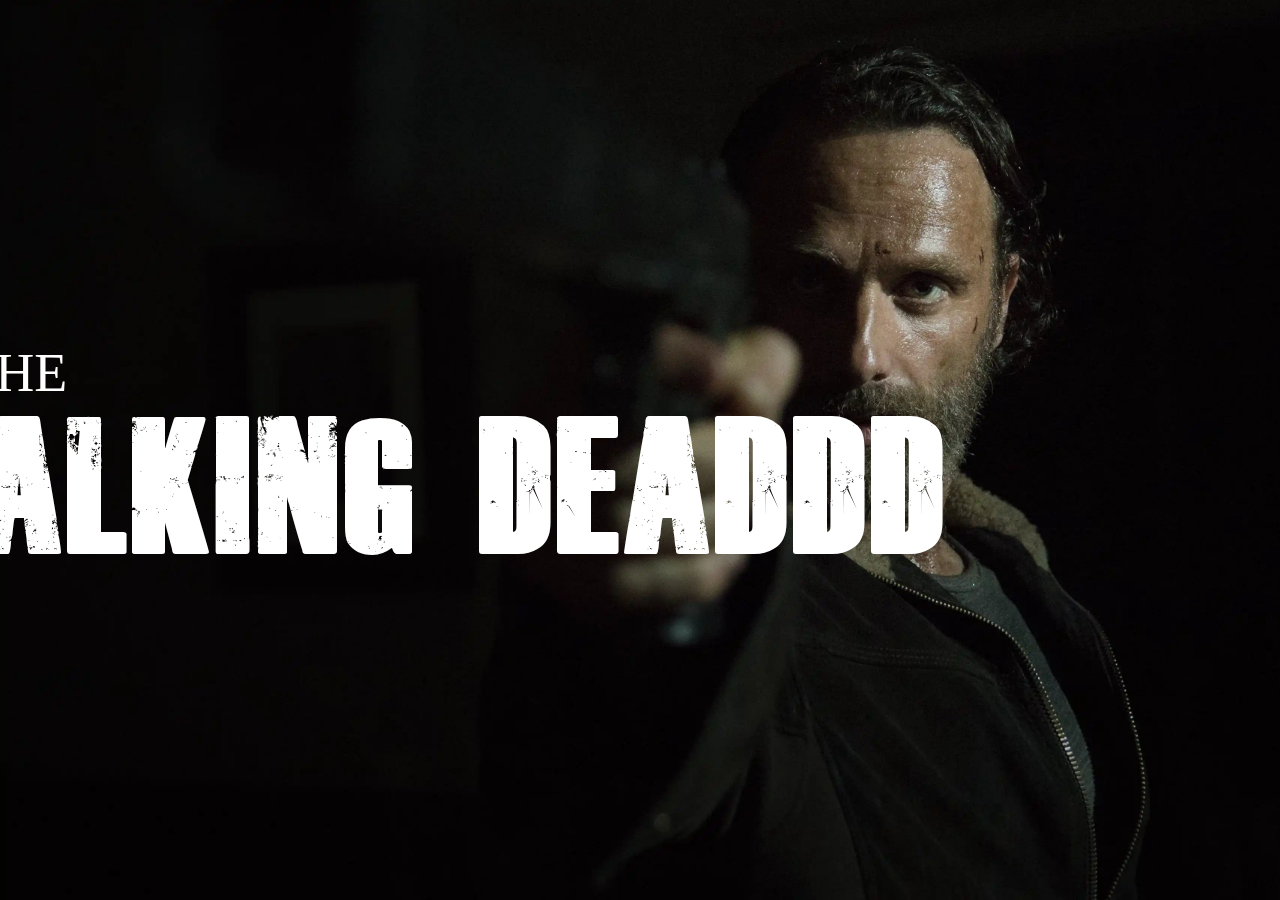
<file: index.html>
<!DOCTYPE html>
<html>

<head>
    <title>TWD</title>
    <meta charset="utf-8">
    <link rel="stylesheet" href="style.css">
</head>

<body>
    <div class="intro">
        <div class="intro_back">
            <div class="intro_text_div">
                <a class="intro_text_1 intro_text" href="story.html">THE</a>
                <a class="intro_text_2 intro_text" href="story.html">WALKING DEADDD</a>
            </div>
        </div>
    </div>
</body>

</html>
</file>
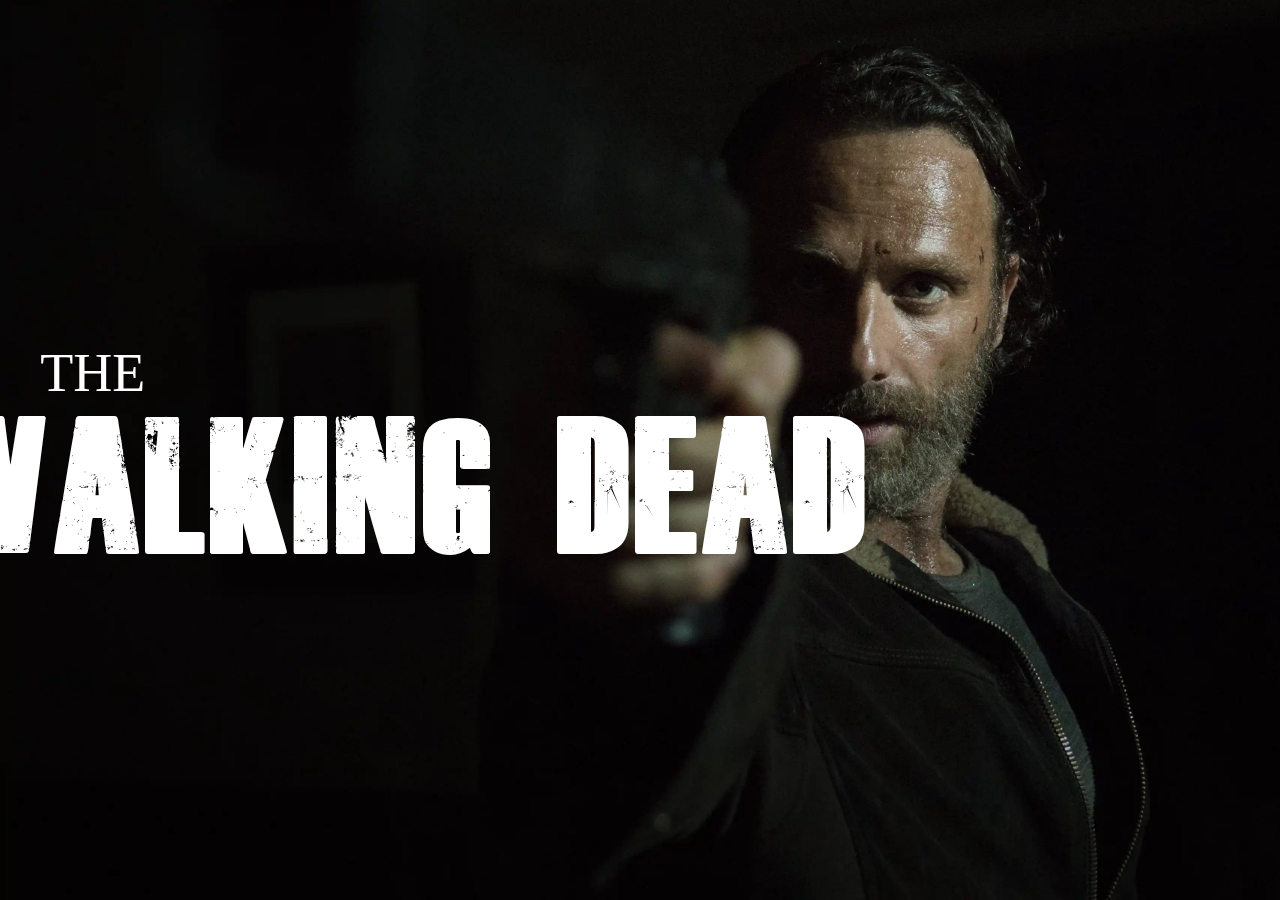
<file: 2024_11_19_TWD Web/index.html>
<!DOCTYPE html>
<html>

<head>
    <title>TWD</title>
    <meta charset="utf-8">
    <link rel="stylesheet" href="style.css">
    <script src="script.js"></script>
</head>

<body>
    <div class="intro">
        <div class="intro_back">
            <div class="intro_text_div">
                <a class="intro_text_1 intro_text" href="story.html">THE</a>
                <a class="intro_text_2 intro_text" href="story.html">WALKING DEAD</a>
            </div>
        </div>
    </div>
    <img class="helicopter" id="helicopter" src=images/crm_chopper.webp>
</body>

</html>
</file>
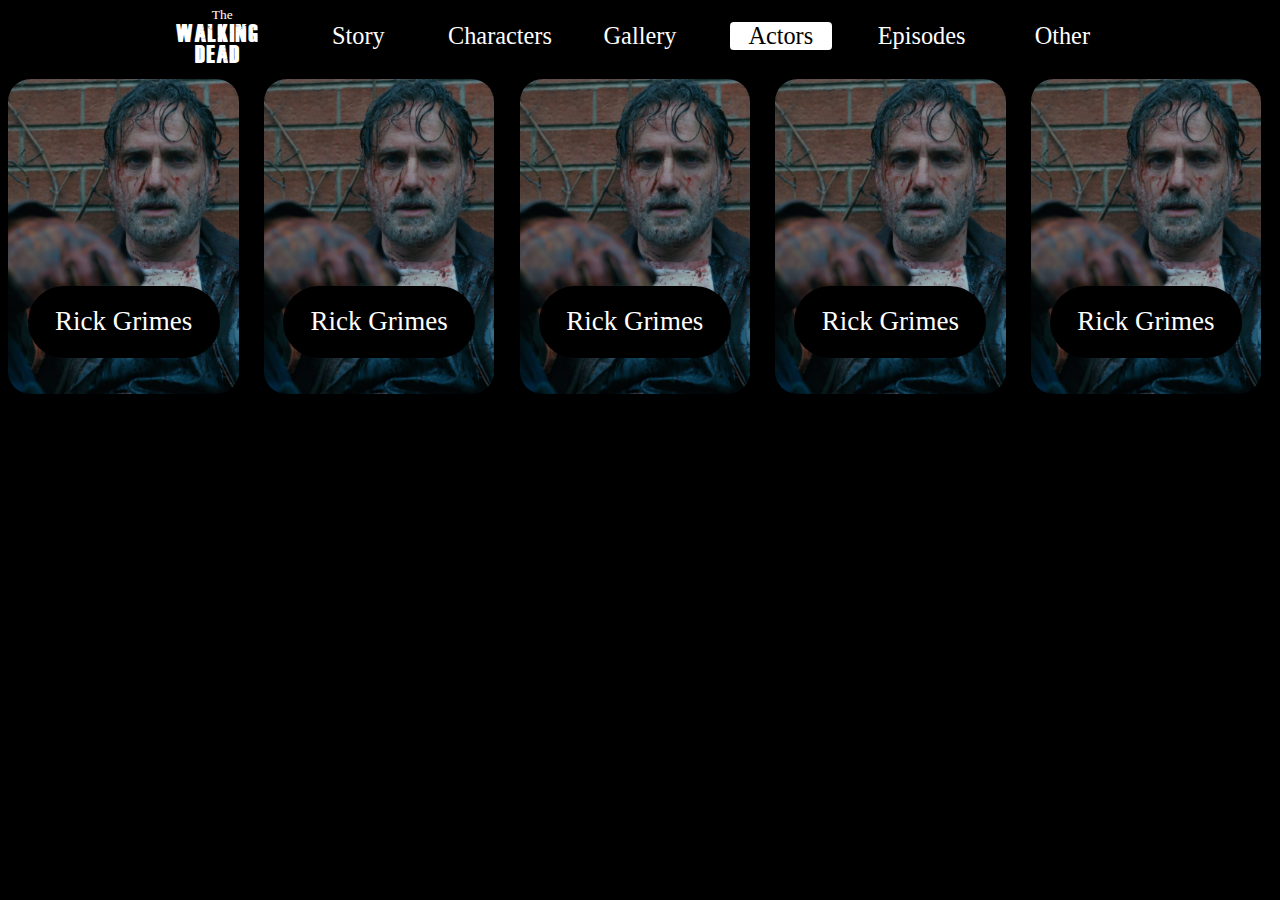
<file: actors.html>
<!DOCTYPE html>
<html>

<head>
    <title>TWD</title>
    <meta charset="utf-8">
    <link rel="stylesheet" href="style.css">
    <script src="script.js"></script>
</head>

<body>
    <header class="navbar_flex">
        <ul class="navbar">
            <li class="navbar_back">
                <a class="navbar_item intro_div_small" href="index.html">
                    <div class="intro_the_small">The</div>
                    <div class="intro_wd_small">Walking Dead</div>
                </a>
            </li>
            <li class="navbar_back"><a class="navbar_item" href="story.html">Story</a></li>
            <li class="navbar_back"><a class="navbar_item" href="characters.html">Characters</a></li>
            <li class="navbar_back"><a class="navbar_item" href="gallery.html">Gallery</a></li>
            <li class="navbar_back"><a class="navbar_item navbar_item_on" href="actors.html">Actors</a></li>
            <li class="navbar_back">
                <a class="navbar_item" href="episodes.html">Episodes</a>
            </li>
            <li class="navbar_back">
                <a class="navbar_item" href="other.html">Other</a>
            </li>
        </ul>
    </header>
    <table class="characters_table">
        <tr>
            <td>
                <a class="character_img" style=background-image:url(images/char_rick.png)>
                    <div class="character_text">Rick Grimes</div>
                </a>
            </td>
            <td>
                <a class="character_img" style=background-image:url(images/char_rick.png)>
                    <div class="character_text">Rick Grimes</div>
                </a>
            </td>
            <td>
                <a class="character_img" style=background-image:url(images/char_rick.png)>
                    <div class="character_text">Rick Grimes</div>
                </a>
            </td>
            <td>
                <a class="character_img" style=background-image:url(images/char_rick.png)>
                    <div class="character_text">Rick Grimes</div>
                </a>
            </td>
            <td>
                <a class="character_img" style=background-image:url(images/char_rick.png)>
                    <div class="character_text">Rick Grimes</div>
                </a>
            </td>

        </tr>
    </table>
</body>

</html>
</file>
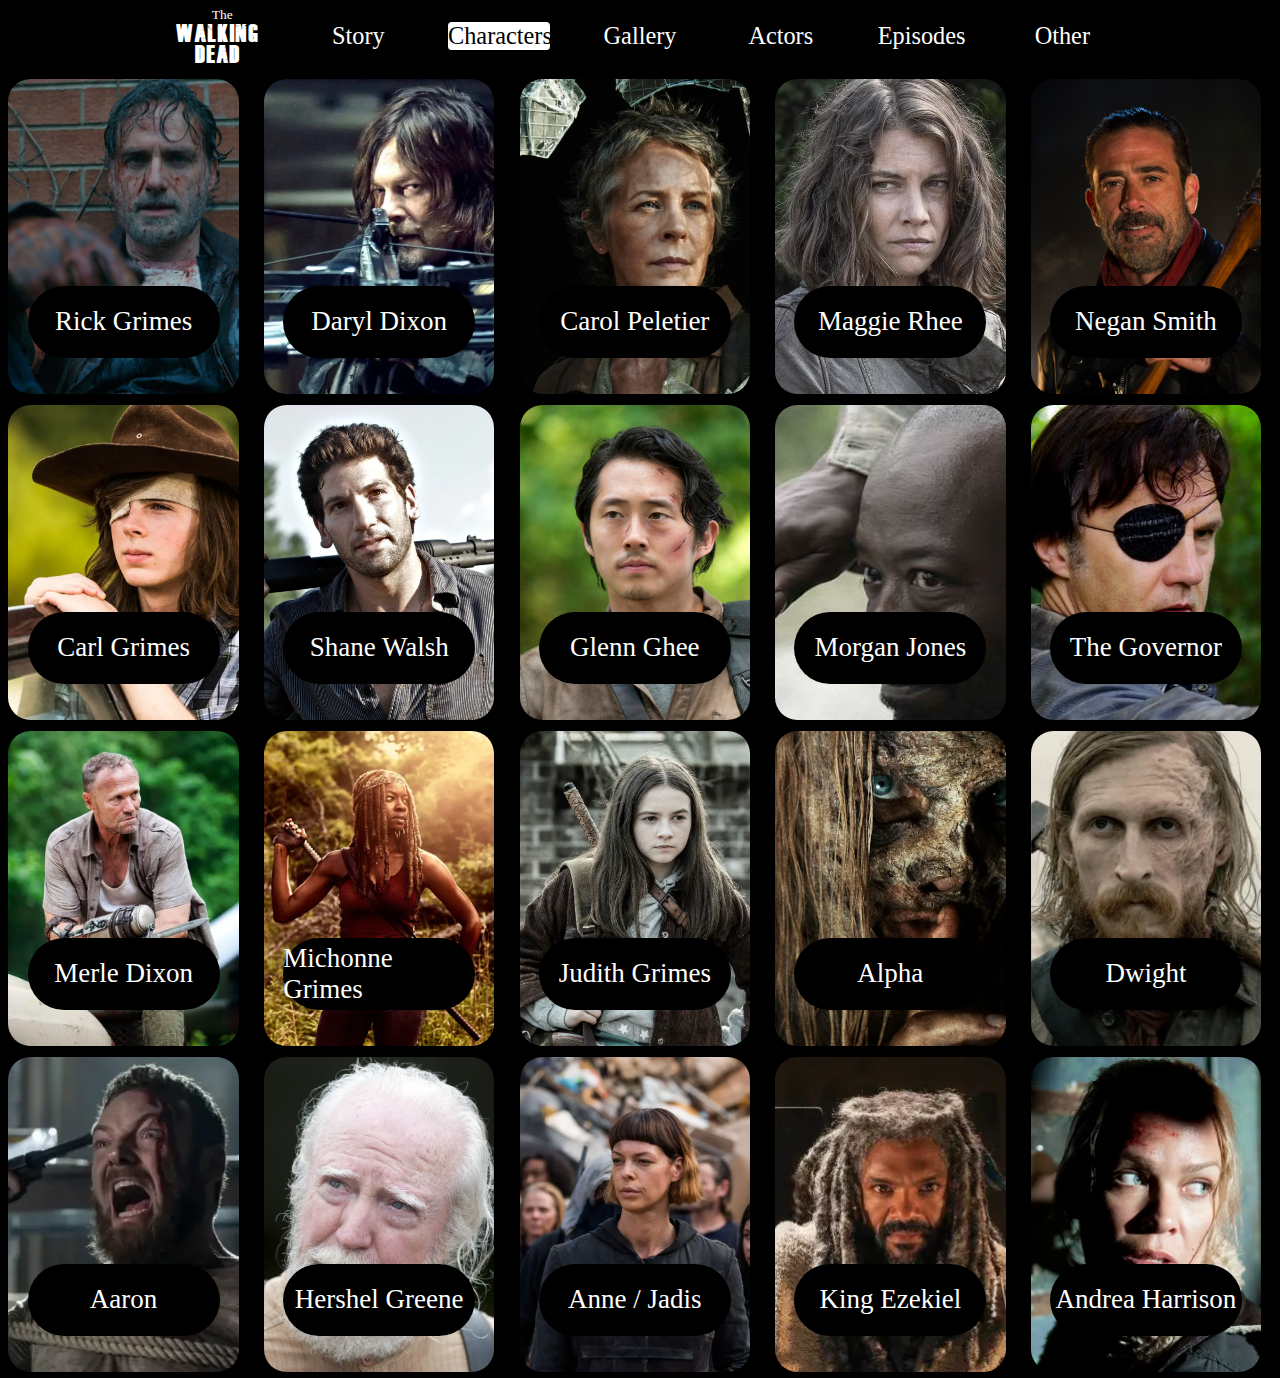
<file: characters.html>
<!DOCTYPE html>
<html>

<head>
    <title>TWD</title>
    <meta charset="utf-8">
    <link rel="stylesheet" href="style.css">
    <script src="script.js"></script>
</head>

<body>
    <header class="navbar_flex">
        <ul class="navbar">
            <li class="navbar_back">
                <a class="navbar_item intro_div_small" href="index.html">
                    <div class="intro_the_small">The</div>
                    <div class="intro_wd_small">Walking Dead</div>
                </a>
            </li>
            <li class="navbar_back">
                <a class="navbar_item" href="story.html">Story</a>
            </li>
            <li class="navbar_back">
                <a class="navbar_item navbar_item_on" href="characters.html">Characters</a>
            </li>
            <li class="navbar_back">
                <a class="navbar_item" href="gallery.html">Gallery</a>
            </li>
            <li class="navbar_back">
                <a class="navbar_item" href="actors.html">Actors</a>
            </li>
            <li class="navbar_back">
                <a class="navbar_item" href="episodes.html">Episodes</a>
            </li>
            <li class="navbar_back">
                <a class="navbar_item" href="other.html">Other</a>
            </li>
        </ul>
    </header>
    <table class="characters_table">
        <tr>
            <td>
                <a class="character_img" href="https://walkingdead.fandom.com/wiki/Rick_Grimes_(TV_Universe)" style=background-image:url(images/char_rick.png)>
                    <div class="character_text">Rick Grimes</div>
                </a>
            </td>
            <td>
                <a class="character_img" style=background-image:url(images/char_daryl.webp) href="https://walkingdead.fandom.com/wiki/Daryl_Dixon_(TV_Universe)">
                    <div class="character_text">Daryl Dixon</div>
                </a>
            </td>
            <td>
                <a class="character_img" style=background-image:url(images/char_carol.webp) href="https://walkingdead.fandom.com/wiki/Carol_Peletier_(TV_Universe)">
                    <div class="character_text">Carol Peletier</div>
                </a>
            </td>
            <td>
                <a class="character_img" style=background-image:url(images/char_maggie.png) href="https://walkingdead.fandom.com/wiki/Maggie_Rhee_(TV_Universe)">
                    <div class="character_text">Maggie Rhee</div>
                </a>
            </td>
            <td>
                <a class="character_img" style=background-image:url(images/char_negan.png) href="https://walkingdead.fandom.com/wiki/Negan_Smith_(TV_Universe)">
                    <div class="character_text">Negan Smith</div>
                </a>
            </td>
        </tr>
        <tr>
            <td>
                <a class="character_img" style=background-image:url(images/char_carl.webp) href="https://walkingdead.fandom.com/wiki/Carl_Grimes_(TV_Series)">
                    <div class="character_text">Carl Grimes</div>
                </a>
            </td>
            <td>
                <a class="character_img" style=background-image:url(images/char_shane.png) href="https://walkingdead.fandom.com/wiki/Shane_Walsh_(TV_Series)">
                    <div class="character_text">Shane Walsh</div>
                </a>
            </td>
            <td>
                <a class="character_img" style=background-image:url(images/char_glenn.png) href="https://walkingdead.fandom.com/wiki/Glenn_Rhee_(TV_Series)">
                    <div class="character_text">Glenn Ghee</div>
                </a>
            </td>
            <td>
                <a class="character_img" style=background-image:url(images/char_morgan.png) href="https://walkingdead.fandom.com/wiki/Morgan_Jones_(TV_Universe)">
                    <div class="character_text">Morgan Jones</div>
                </a>
            </td>
            <td>
                <a class="character_img" style=background-image:url(images/char_governor.png) href="https://walkingdead.fandom.com/wiki/Philip_Blake_(TV_Series)">
                    <div class="character_text">The Governor</div>
                </a>
            </td>
        </tr>
        <tr>
            <td>
                <a class="character_img" style=background-image:url(images/merle_dixon.webp) href="https://walkingdead.fandom.com/wiki/Merle_Dixon_(TV_Series)">
                    <div class="character_text">Merle Dixon</div>
                </a>
            </td>
            <td>
                <a class="character_img" style=background-image:url(images/michonne_grimes.webp) href="https://walkingdead.fandom.com/wiki/Michonne_Grimes_(TV_Universe)">
                    <div class="character_text">Michonne Grimes</div>
                </a>
            </td>
            <td>
                <a class="character_img" style=background-image:url(images/judith_grimes.webp) href="https://walkingdead.fandom.com/wiki/Judith_Grimes_(TV_Universe)">
                    <div class="character_text">Judith Grimes</div>
                </a>
            </td>
            <td>
                <a class="character_img" style=background-image:url(images/char_alpha.webp) href="https://walkingdead.fandom.com/wiki/Alpha_(TV_Universe)">
                    <div class="character_text">Alpha</div>
                </a>
            </td>
            <td>
                <a class="character_img" style=background-image:url(images/dwight.webp) href="https://walkingdead.fandom.com/wiki/Dwight_(TV_Universe)">
                    <div class="character_text">Dwight</div>
                </a>
            </td>
        </tr>
        <tr>
            <td>
                <a class="character_img" style=background-image:url(images/char_aaron.webp) href="https://walkingdead.fandom.com/wiki/Aaron_(TV_Series)">
                    <div class="character_text">Aaron</div>
                </a>
            </td>
            <td>
                <a class="character_img" style=background-image:url(images/char_hershel.webp) href="https://walkingdead.fandom.com/wiki/Hershel_Greene_(TV_Series)">
                    <div class="character_text">Hershel Greene</div>
                </a>
            </td>
            <td>
                <a class="character_img" style=background-image:url(images/char_jadis.webp) href="https://walkingdead.fandom.com/wiki/Anne_(TV_Universe)">
                    <div class="character_text">Anne / Jadis</div>
                </a>
            </td>
            <td>
                <a class="character_img" style=background-image:url(images/char_ezekiel.webp) href="https://walkingdead.fandom.com/wiki/Ezekiel_Sutton_(TV_Series)">
                    <div class="character_text">King Ezekiel</div>
                </a>
            </td>
            <td>
                <a class="character_img" style=background-image:url(images/char_andrea.webp) href="https://walkingdead.fandom.com/wiki/Andrea_Harrison_(TV_Series)">
                    <div class="character_text">Andrea Harrison</div>
                </a>
            </td>
        </tr>
        <!--
            <td>
                <a class="character_img" style=background-image:url(images/) href="">
                    <div class="character_text"></div>
                </a>
            </td>
            -->
    </table>
</body>

</html>
</file>
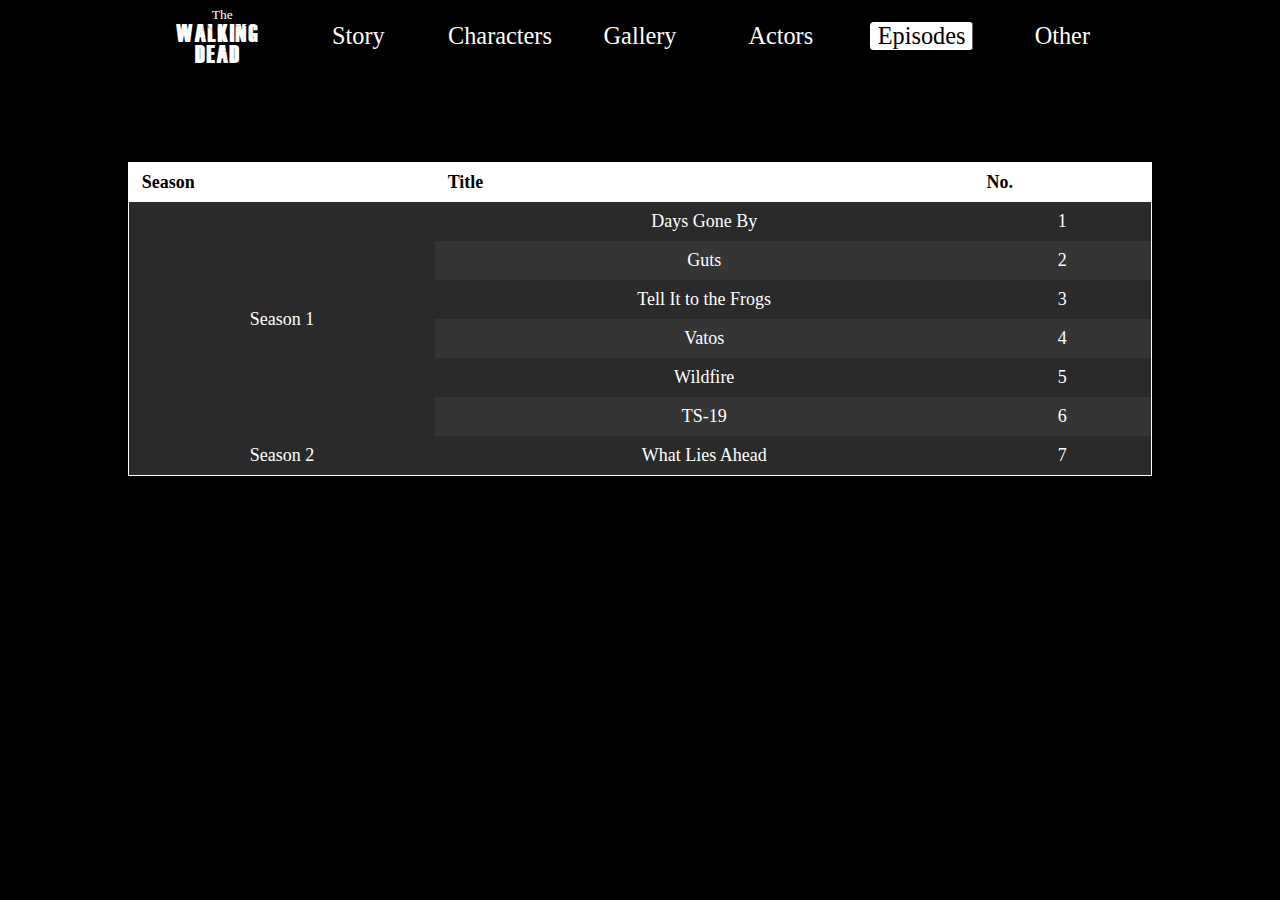
<file: episodes.html>
<!DOCTYPE html>
<html>

<head>
    <title>TWD</title>
    <meta charset="utf-8">
    <link rel="stylesheet" href="style.css">
    <script src="script.js"></script>
</head>

<body>
    <header class="navbar_flex">
        <ul class="navbar">
            <li class="navbar_back">
                <a class="navbar_item intro_div_small" href="index.html">
                    <div class="intro_the_small">The</div>
                    <div class="intro_wd_small">Walking Dead</div>
                </a>
            </li>
            <li class="navbar_back">
                <a class="navbar_item" href="story.html">Story</a>
            </li>
            <li class="navbar_back">
                <a class="navbar_item" href="characters.html">Characters</a>
            </li>
            <li class="navbar_back">
                <a class="navbar_item" href="gallery.html">Gallery</a>
            </li>
            <li class="navbar_back">
                <a class="navbar_item" href="actors.html">Actors</a>
            </li>
            <li class="navbar_back">
                <a class="navbar_item navbar_item_on" href="episodes.html">Episodes</a>
            </li>
            <li class="navbar_back">
                <a class="navbar_item" href="other.html">Other</a>
            </li>
        </ul>
    </header>

    <div class="episodes_parent">

        <table class="episodes">



            <tr>
                <th>Season</th>
                <th>Title</th>
                <th>No.</th>
            </tr>

            <tr>
                <td rowspan="6">Season 1</td>
                <td>Days Gone By</td>
                <td>1</td>
            </tr>

            <tr>
                <td>Guts</td>
                <td>2</td>
            </tr>

            <tr>
                <td>Tell It to the Frogs</td>
                <td>3</td>
            </tr>

            <tr>
                <td>Vatos</td>
                <td>4</td>
            </tr>

            <tr>
                <td>Wildfire</td>
                <td>5</td>
            </tr>

            <tr>
                <td>TS-19</td>
                <td>6</td>
            </tr>
            <tr>
                <td rowspan="13">Season 2</td>
                <td>What Lies Ahead</td>
                <td>7</td>
            </tr>

        </table>

    </div>

</body></html>
</file>
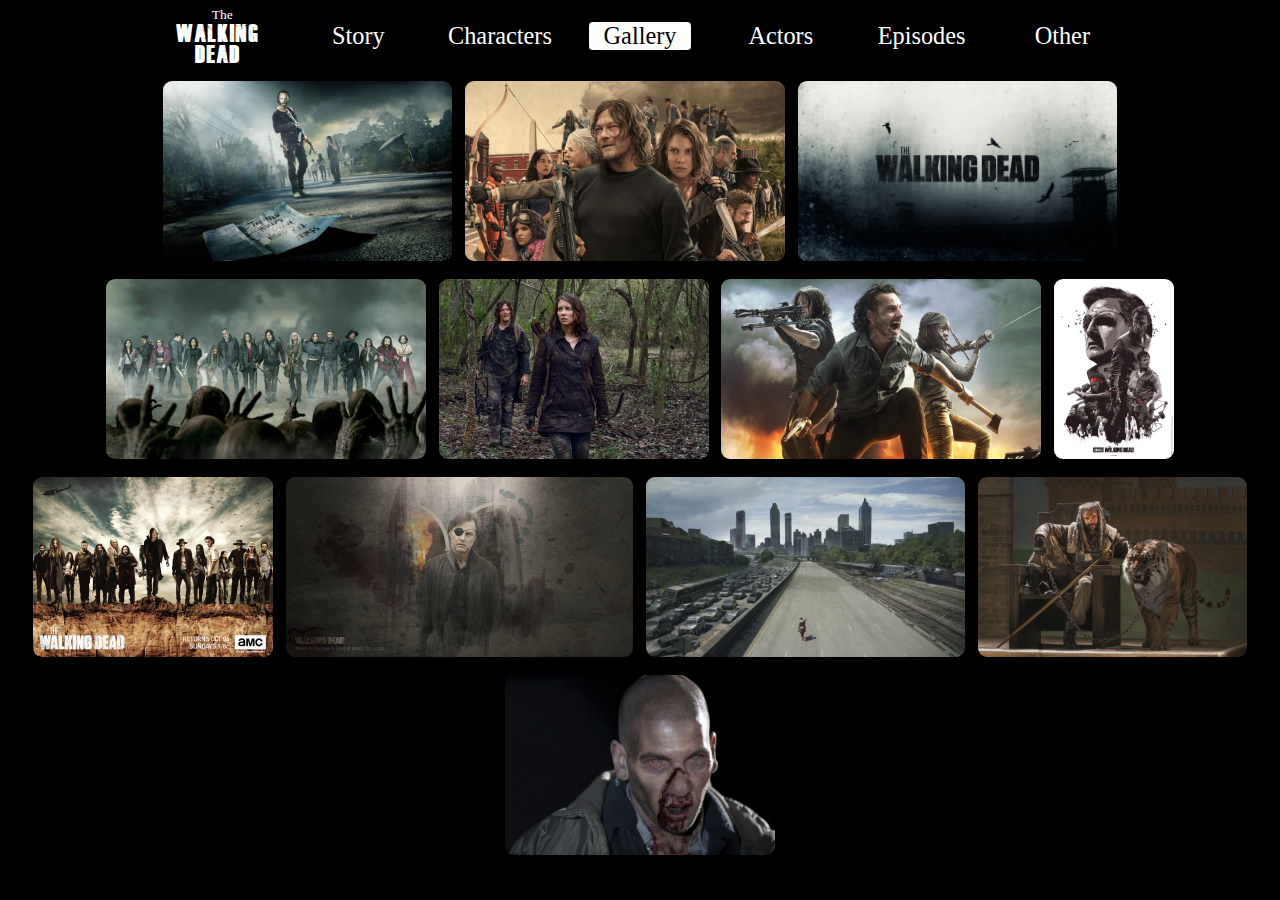
<file: gallery.html>
<!DOCTYPE html>
<html>

<head>
    <title>TWD</title>
    <meta charset="utf-8">
    <link rel="stylesheet" href="style.css">
    <script src="script.js"></script>
</head>

<body>
    <header class="navbar_flex">
        <ul class="navbar">
            <li class="navbar_back">
                <a class="navbar_item intro_div_small" href="index.html">
                    <div class="intro_the_small">The</div>
                    <div class="intro_wd_small">Walking Dead</div>
                </a>
            </li>
            <li class="navbar_back">
                <a class="navbar_item" href="story.html">Story</a>
            </li>
            <li class="navbar_back">
                <a class="navbar_item" href="characters.html">Characters</a>
            </li>
            <li class="navbar_back">
                <a class="navbar_item navbar_item_on" href="gallery.html">Gallery</a>
            </li>
            <li class="navbar_back">
                <a class="navbar_item" href="actors.html">Actors</a>
            </li>
            <li class="navbar_back">
                <a class="navbar_item" href="episodes.html">Episodes</a>
            </li>
            <li class="navbar_back">
                <a class="navbar_item" href="other.html">Other</a>
            </li>
        </ul>
    </header>


    <div class="galerie">
        <img class="gallery_image" src="images/gallery1.png">
        <img class="gallery_image" src="images/gallery2.png">
        <img class="gallery_image" src="images/twd_prison_vibe.jpg">
        <img class="gallery_image" src="images/gallery4.jpg">
        <img class="gallery_image" src="images/gallery5.jpeg">
        <img class="gallery_image" src="images/gallery6.jpg">
        <img class="gallery_image" src="images/gallery7.webp">
        <img class="gallery_image" src="images/gallery8.jpg">
        <img class="gallery_image" src="images/gallery9.jpg">
        <img class="gallery_image" src="images/gallery10.webp">
        <img class="gallery_image" src="images/gallery11.jpg">
        <img class="gallery_image" src="images/gallery12.avif">
    </div>

</body></html>
</file>
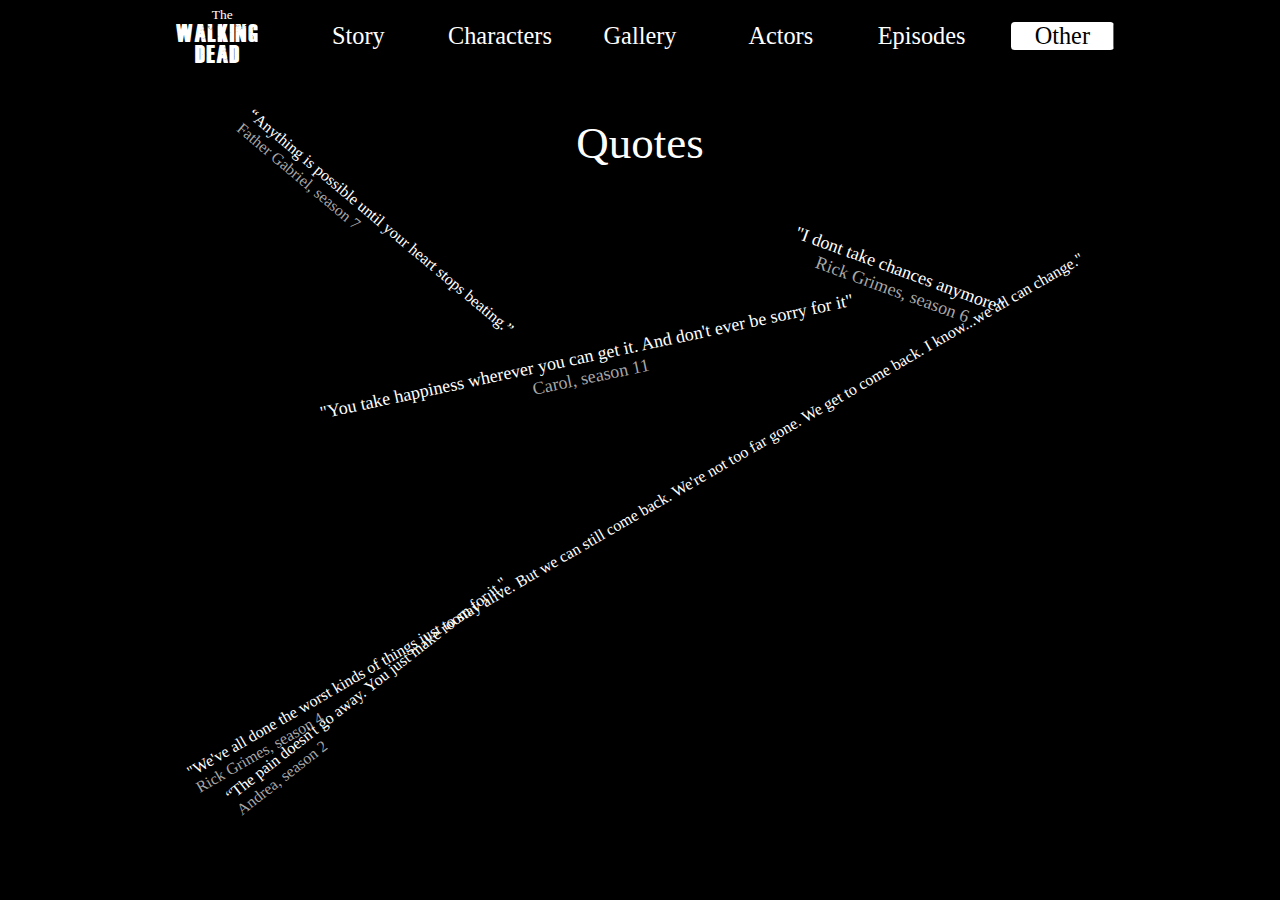
<file: other.html>
<!DOCTYPE html>
<html>

<head>
    <title>TWD</title>
    <meta charset="utf-8">
    <link rel="stylesheet" href="style.css">
    <script src="script.js"></script>
</head>

<body>
    <header class="navbar_flex">
        <ul class="navbar">
            <li class="navbar_back ">
                <a class="navbar_item intro_div_small" href="index.html">
                    <div class="intro_the_small">The</div>
                    <div class="intro_wd_small">Walking Dead</div>
                </a>
            </li>
            <li class="navbar_back">
                <a class="navbar_item" href="story.html">Story</a>
            </li>
            <li class="navbar_back">
                <a class="navbar_item" href="characters.html">Characters</a>
            </li>
            <li class="navbar_back">
                <a class="navbar_item" href="gallery.html">Gallery</a>
            </li>
            <li class="navbar_back">
                <a class="navbar_item" href="actors.html">Actors</a>
            </li>
            <li class="navbar_back">
                <a class="navbar_item" href="episodes.html">Episodes</a>
            </li>
            <li class="navbar_back">
                <a class="navbar_item navbar_item_on" href="other.html">Other</a>
            </li>
        </ul>
    </header>

    <div class="title_text">Quotes</div>


    <div class="other">
        <div class="quotes">
            <div class="quote quote_1">
                "I dont take chances anymore"
                <div class="quote_character">Rick Grimes, season 6</div>
            </div>
            <div class="quote quote_2">
                "You take happiness wherever you can get it. And don't ever be sorry for it"
                <div class="quote_character">Carol, season 11</div>
            </div>
            <div class="quote_3";>
                “Anything is possible until your heart stops beating.”
                <div class="quote_character">Father Gabriel, season 7</div>
            </div>
            <div class="quote_4";>
                “The pain doesn't go away. You just make room for it."
                <div class="quote_character">Andrea, season 2</div>
            </div>
            <div class="quote_5";>
                "We've all done the worst kinds of things just to stay alive. But we can still come back. We're not too far gone. We get to come back. I know...we all can change."
                <div class="quote_character">Rick Grimes, season 4</div>
            </div>
            <div class="quote_6";>
                <div class="quote_character"></div>
            </div>
            <div class="quote_7";>
                <div class="quote_character"></div>
            </div>
            <div class="quote_8";>
                <div class="quote_character"></div>
            </div>
            <div class="quote_9";>
                <div class="quote_character"></div>
            </div>
            <div class="quote_10";>
                <div class="quote_character"></div>
            </div>
            <div class="quote_11";>
                <div class="quote_character"></div>
            </div>
            <div class="quote_12";>
                <div class="quote_character"></div>
            </div>
             <!-- <div class="quote_3";>
                <div class="quote_character">
                </div>
            </div> -->
        </div>
    </div>

</body>

</html>
</file>
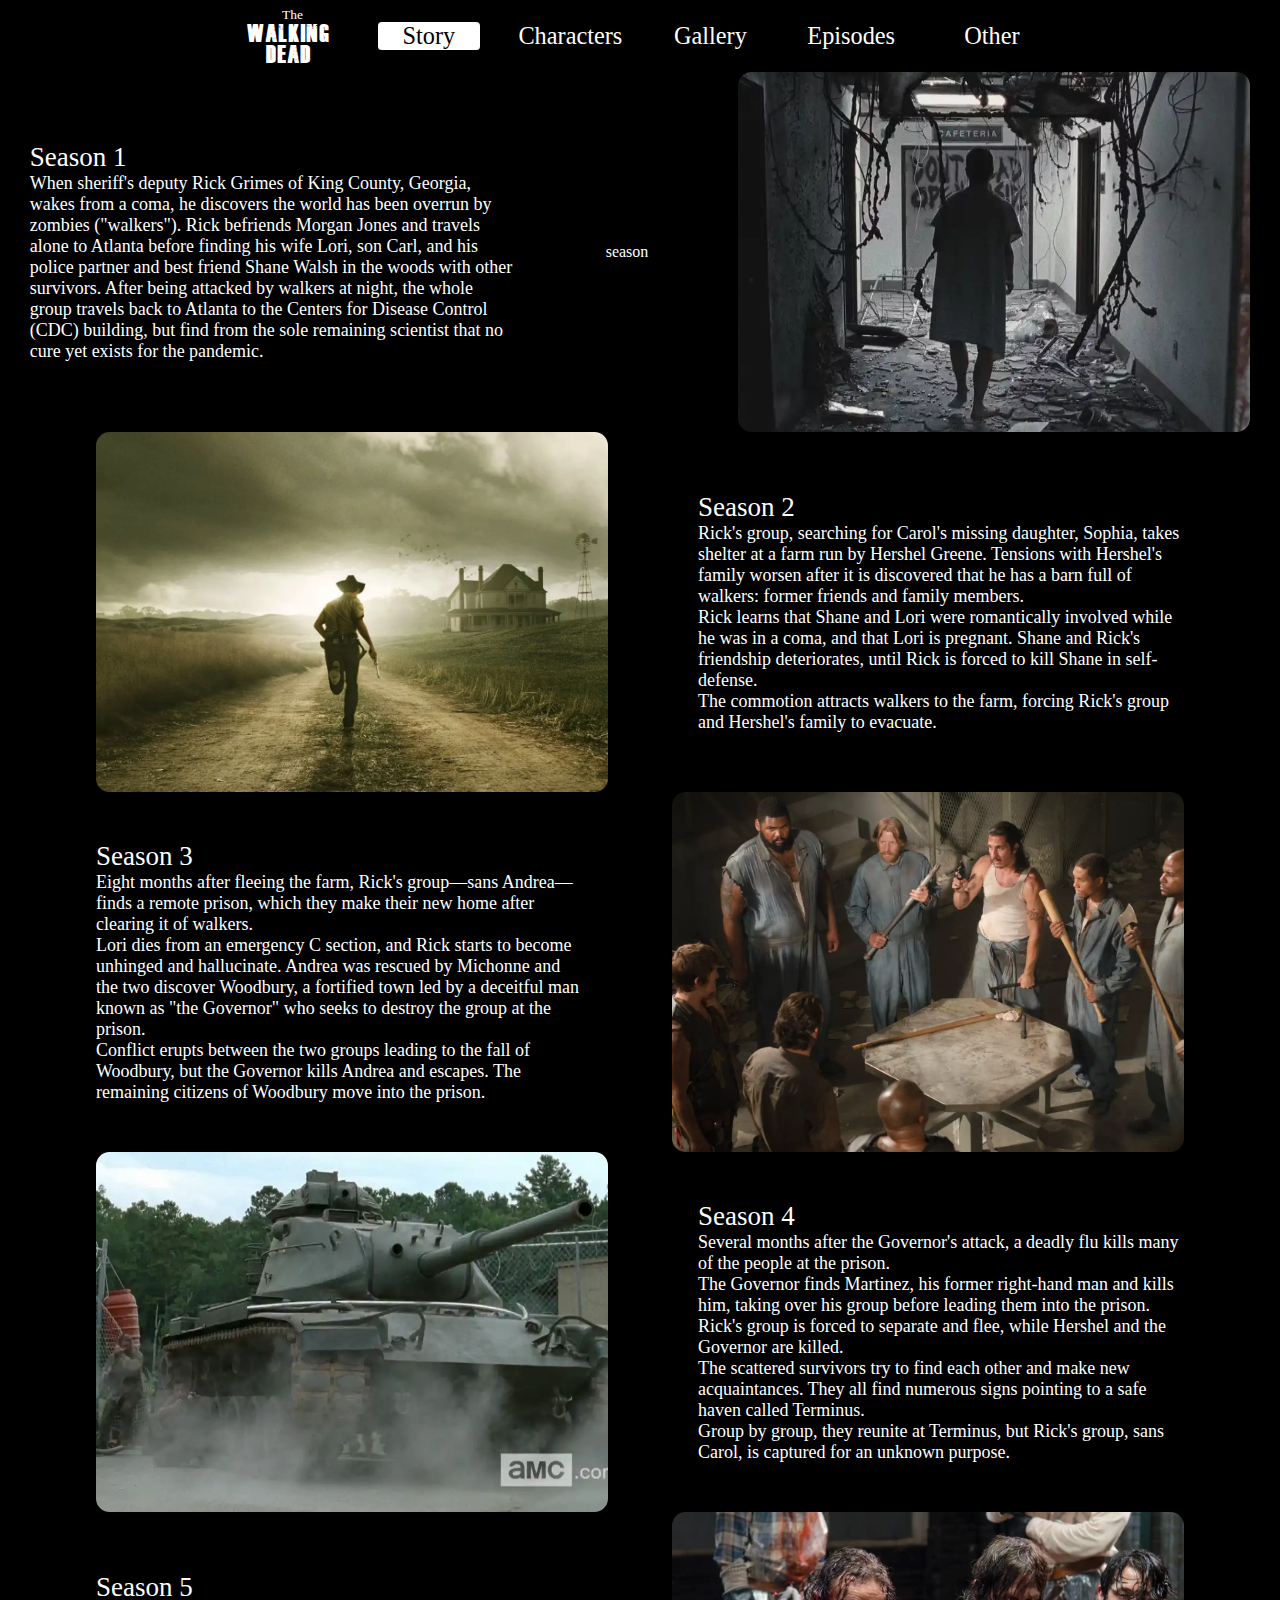
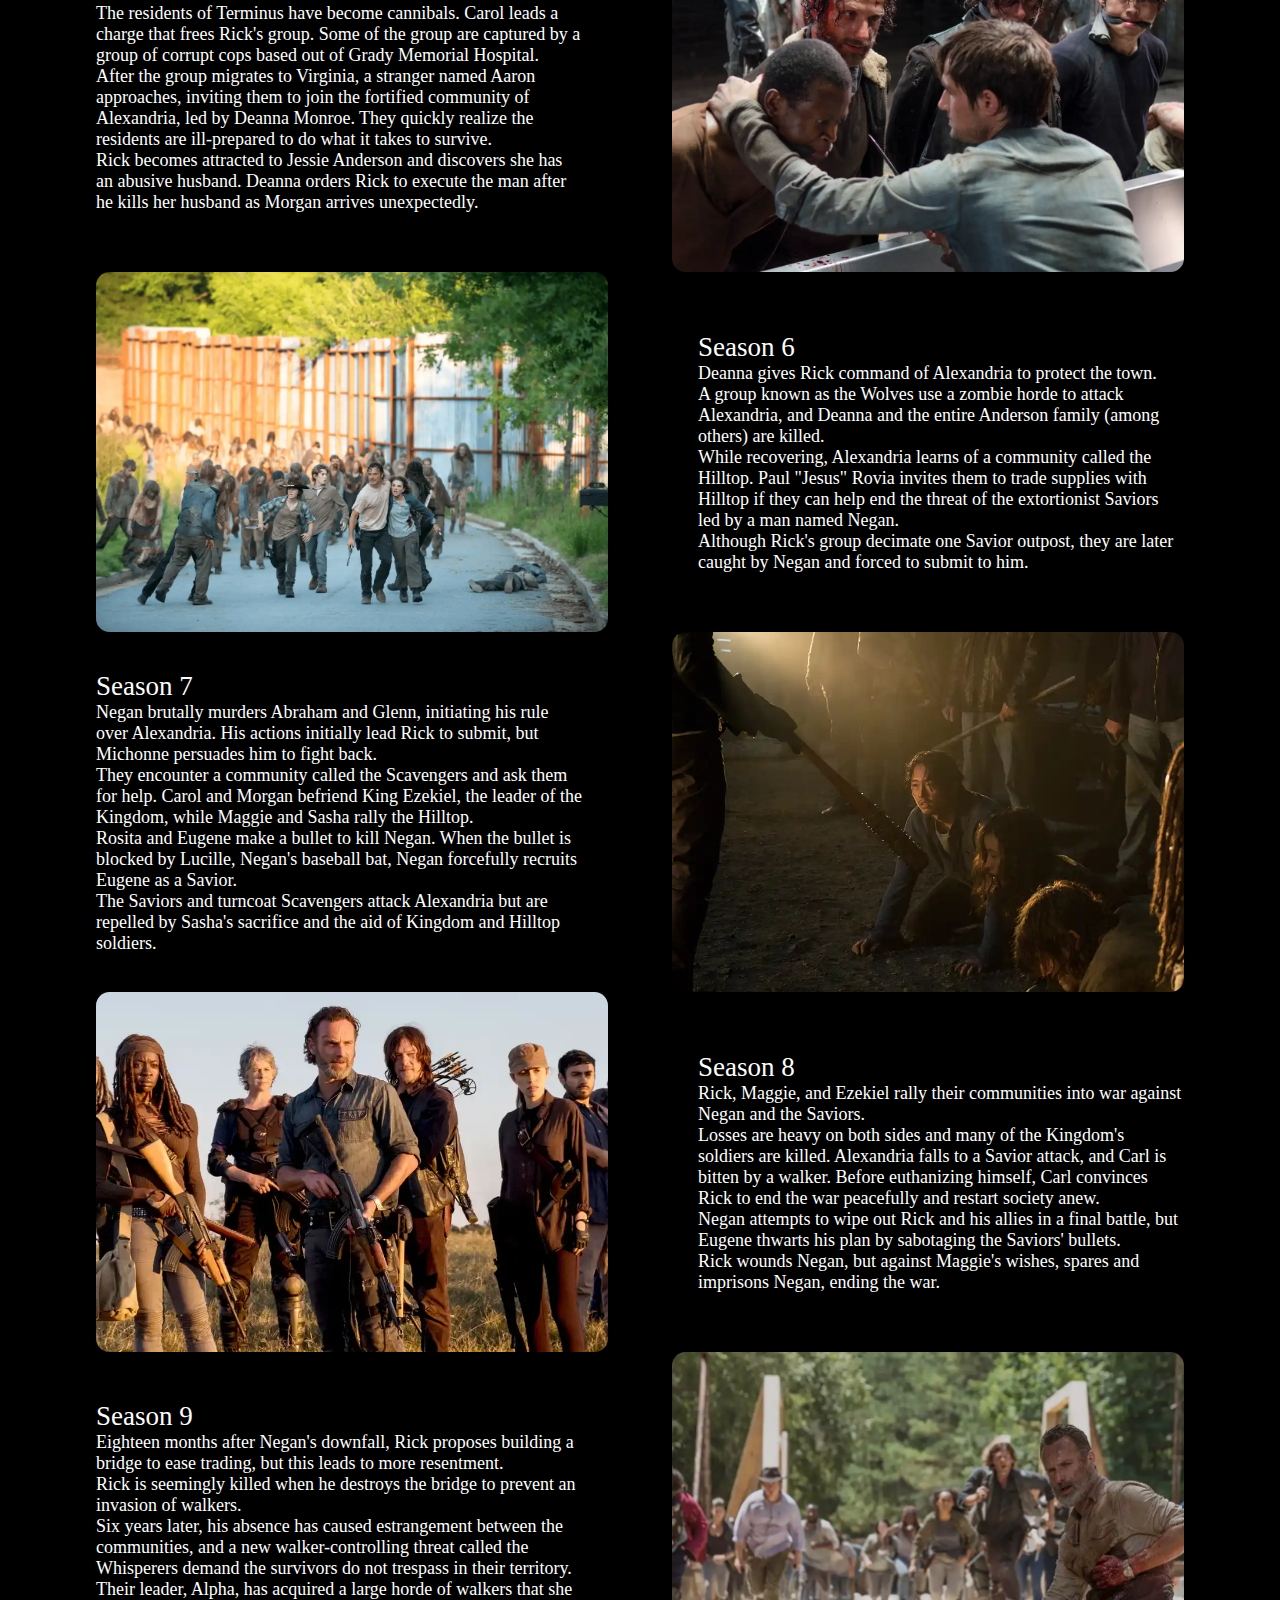
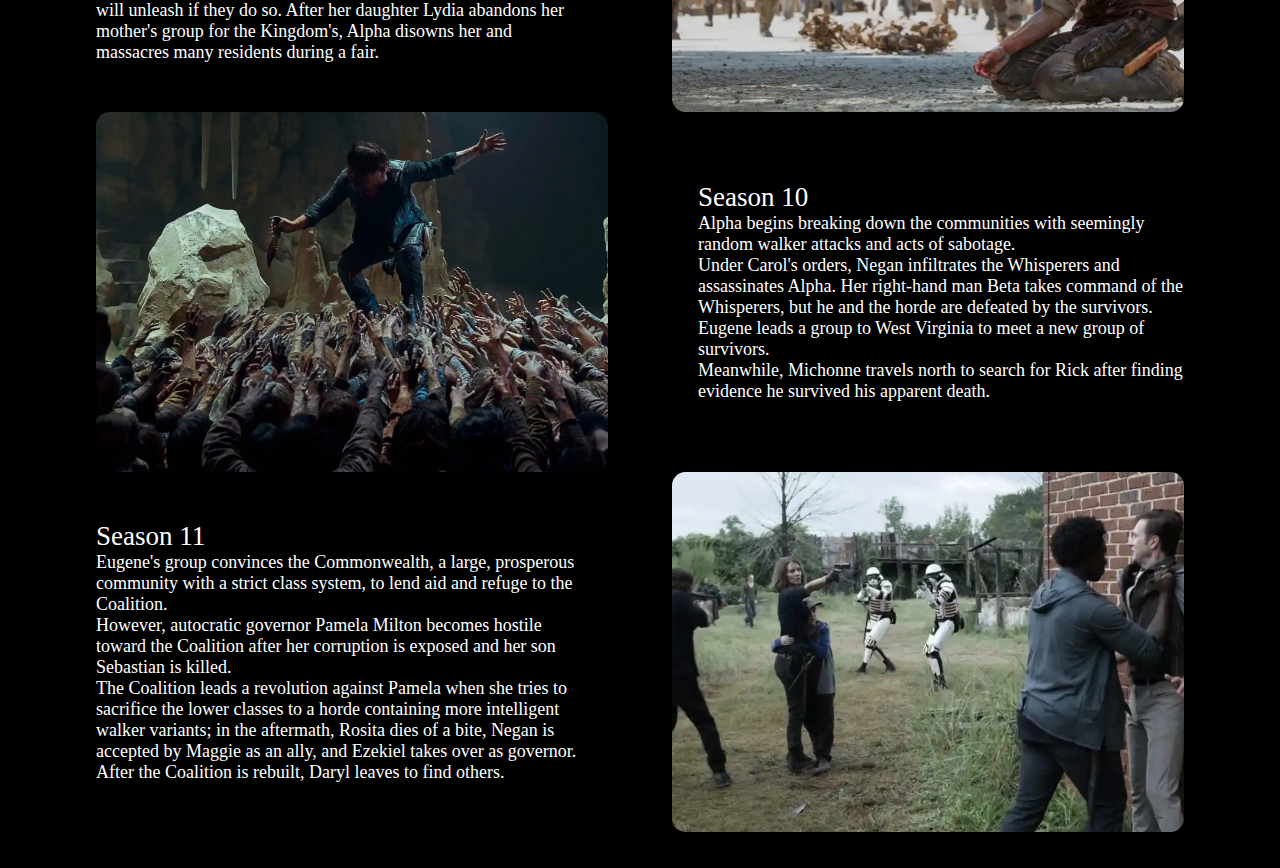
<file: story.html>
<!DOCTYPE html>
<html>

<head>
    <title>TWD</title>
    <meta charset="utf-8">
    <link rel="stylesheet" href="style.css">
    <script src="script.js"></script>
</head>

<body>
    <header class="navbar_flex">
        <ul class="navbar">
            <li class="navbar_back">
                <a class="navbar_item intro_div_small" href="index.html">
                    <div class="intro_the_small">The</div>
                    <div class="intro_wd_small">Walking Dead</div>
                </a>
            </li>
            <li class="navbar_back">
                <a class="navbar_item navbar_item_on" href="story.html">Story</a>
            </li>
            <li class="navbar_back">
                <a class="navbar_item" href="characters.html">Characters</a>
            </li>
            <li class="navbar_back">
                <a class="navbar_item" href="gallery.html">Gallery</a>
            </li>
            <li class="navbar_back">
                <a class="navbar_item" href="episodes.html">Episodes</a>
            </li>
            <li class="navbar_back">
                <a class="navbar_item" href="other.html">Other</a>
            </li>
        </ul>
    </header>


    <div class="web_collumn">
        <table class="series_list">
            <div class="season">
                <div>
                    <div class="season_title">Season 1</div>
                    <div class="season_paragraph">When sheriff's deputy Rick Grimes of King County, Georgia, wakes from a coma, he discovers the world has been overrun by zombies ("walkers"). Rick befriends Morgan Jones and travels alone to Atlanta before finding his wife Lori, son Carl, and his police partner and best friend Shane Walsh in the woods with other survivors. After being attacked by walkers at night, the whole group travels back to Atlanta to the Centers for Disease Control (CDC) building, but find from the sole remaining scientist that no cure yet exists for the pandemic.</div>
                </div>
                <div>
                    <div class="arrow"></div>
                    <div class="targeton target">season</div>
                </div>
                <img class="season_image" src="images/season01_hospital.webp">
            </div>
            <div class="season">
                <img class="season_image" src="images/season02_ranch.webp">
                <div>
                    <div class="season_title">Season 2</div>
                    <div class="season_paragraph">Rick's group, searching for Carol's missing daughter, Sophia, takes shelter at a farm run by Hershel Greene. Tensions with Hershel's family worsen after it is discovered that he has a barn full of walkers: former friends and family members. <br>Rick learns that Shane and Lori were romantically involved while he was in a coma, and that Lori is pregnant. Shane and Rick's friendship deteriorates, until Rick is forced to kill Shane in self-defense.<br>The commotion attracts walkers to the farm, forcing Rick's group and Hershel's family to evacuate.</div>
                </div>
            </div>
            <div class="season">
                <div>
                    <div class="season_title">Season 3</div>
                    <div class="season_paragraph">Eight months after fleeing the farm, Rick's group—sans Andrea—finds a remote prison, which they make their new home after clearing it of walkers. <br>Lori dies from an emergency C section, and Rick starts to become unhinged and hallucinate. Andrea was rescued by Michonne and the two discover Woodbury, a fortified town led by a deceitful man known as "the Governor" who seeks to destroy the group at the prison. <br>Conflict erupts between the two groups leading to the fall of Woodbury, but the Governor kills Andrea and escapes. The remaining citizens of Woodbury move into the prison.</div>
                </div>
                <img class="season_image" src="images/season03_prison.webp">
            </div>
            <div class="season">
                <img class="season_image" src="images/season04_tank.webp">
                <div>
                    <div class="season_title">Season 4</div>
                    <div class="season_paragraph">Several months after the Governor's attack, a deadly flu kills many of the people at the prison. <br>The Governor finds Martinez, his former right-hand man and kills him, taking over his group before leading them into the prison. Rick's group is forced to separate and flee, while Hershel and the Governor are killed. <br>The scattered survivors try to find each other and make new acquaintances. They all find numerous signs pointing to a safe haven called Terminus. <br>Group by group, they reunite at Terminus, but Rick's group, sans Carol, is captured for an unknown purpose.</div>
                </div>
            </div>
            <div class="season">
                <div>
                    <div class="season_title">Season 5</div>
                    <div class="season_paragraph">The residents of Terminus have become cannibals. Carol leads a charge that frees Rick's group. Some of the group are captured by a group of corrupt cops based out of Grady Memorial Hospital. <br>After the group migrates to Virginia, a stranger named Aaron approaches, inviting them to join the fortified community of Alexandria, led by Deanna Monroe. They quickly realize the residents are ill-prepared to do what it takes to survive. <br>Rick becomes attracted to Jessie Anderson and discovers she has an abusive husband. Deanna orders Rick to execute the man after he kills her husband as Morgan arrives unexpectedly.</div>
                </div>
                <img class="season_image" src="images/season05_terminus.webp">
            </div>
            <div class="season">
                <img class="season_image" src="images/season06_alexandria.webp">
                <div>
                    <div class="season_title">Season 6</div>
                    <div class="season_paragraph">Deanna gives Rick command of Alexandria to protect the town. <br>A group known as the Wolves use a zombie horde to attack Alexandria, and Deanna and the entire Anderson family (among others) are killed. <br>While recovering, Alexandria learns of a community called the Hilltop. Paul "Jesus" Rovia invites them to trade supplies with Hilltop if they can help end the threat of the extortionist Saviors led by a man named Negan. <br>Although Rick's group decimate one Savior outpost, they are later caught by Negan and forced to submit to him.</div>
                </div>
            </div>
            <div class="season">
                <div>
                    <div class="season_title">Season 7</div>
                    <div class="season_paragraph">Negan brutally murders Abraham and Glenn, initiating his rule over Alexandria. His actions initially lead Rick to submit, but Michonne persuades him to fight back. <br>They encounter a community called the Scavengers and ask them for help. Carol and Morgan befriend King Ezekiel, the leader of the Kingdom, while Maggie and Sasha rally the Hilltop.<br>Rosita and Eugene make a bullet to kill Negan. When the bullet is blocked by Lucille, Negan's baseball bat, Negan forcefully recruits Eugene as a Savior.<br>The Saviors and turncoat Scavengers attack Alexandria but are repelled by Sasha's sacrifice and the aid of Kingdom and Hilltop soldiers.</div>
                </div>
                <img class="season_image" src="images/season07_ententyky.webp">
            </div>
            <div class="season">
                <img class="season_image" src="images/season08_the_end.webp">
                <div>
                    <div class="season_title">Season 8</div>
                    <div class="season_paragraph">Rick, Maggie, and Ezekiel rally their communities into war against Negan and the Saviors. <br>Losses are heavy on both sides and many of the Kingdom's soldiers are killed. Alexandria falls to a Savior attack, and Carl is bitten by a walker. Before euthanizing himself, Carl convinces Rick to end the war peacefully and restart society anew. <br>Negan attempts to wipe out Rick and his allies in a final battle, but Eugene thwarts his plan by sabotaging the Saviors' bullets. <br>Rick wounds Negan, but against Maggie's wishes, spares and imprisons Negan, ending the war.</div>
                </div>
            </div>
            <div class="season">
                <div>
                    <div class="season_title">Season 9</div>
                    <div class="season_paragraph">Eighteen months after Negan's downfall, Rick proposes building a bridge to ease trading, but this leads to more resentment. <br>Rick is seemingly killed when he destroys the bridge to prevent an invasion of walkers. <br>Six years later, his absence has caused estrangement between the communities, and a new walker-controlling threat called the Whisperers demand the survivors do not trespass in their territory. <br>Their leader, Alpha, has acquired a large horde of walkers that she will unleash if they do so. After her daughter Lydia abandons her mother's group for the Kingdom's, Alpha disowns her and massacres many residents during a fair.</div>
                </div>
                <img class="season_image" src="images/season09_bridge.webp">
            </div>
            <div class="season">
                <img class="season_image" src="images/season10_alpha_horde.webp">
                <div>
                    <div class="season_title">Season 10</div>
                    <div class="season_paragraph">Alpha begins breaking down the communities with seemingly random walker attacks and acts of sabotage. <br>Under Carol's orders, Negan infiltrates the Whisperers and assassinates Alpha. Her right-hand man Beta takes command of the Whisperers, but he and the horde are defeated by the survivors. <br>Eugene leads a group to West Virginia to meet a new group of survivors.<br>Meanwhile, Michonne travels north to search for Rick after finding evidence he survived his apparent death.</div>
                </div>
            </div>
            <div class="season">
                <div>
                    <div class="season_title">Season 11</div>
                    <div class="season_paragraph">Eugene's group convinces the Commonwealth, a large, prosperous community with a strict class system, to lend aid and refuge to the Coalition.<br> However, autocratic governor Pamela Milton becomes hostile toward the Coalition after her corruption is exposed and her son Sebastian is killed. <br>The Coalition leads a revolution against Pamela when she tries to sacrifice the lower classes to a horde containing more intelligent walker variants; in the aftermath, Rosita dies of a bite, Negan is accepted by Maggie as an ally, and Ezekiel takes over as governor. <br>After the Coalition is rebuilt, Daryl leaves to find others.</div>
                </div>
                <img class="season_image" src="images/season11_commonwealth.webp">
            </div>
        </table>
    </div>
</body>

</html>
</file>
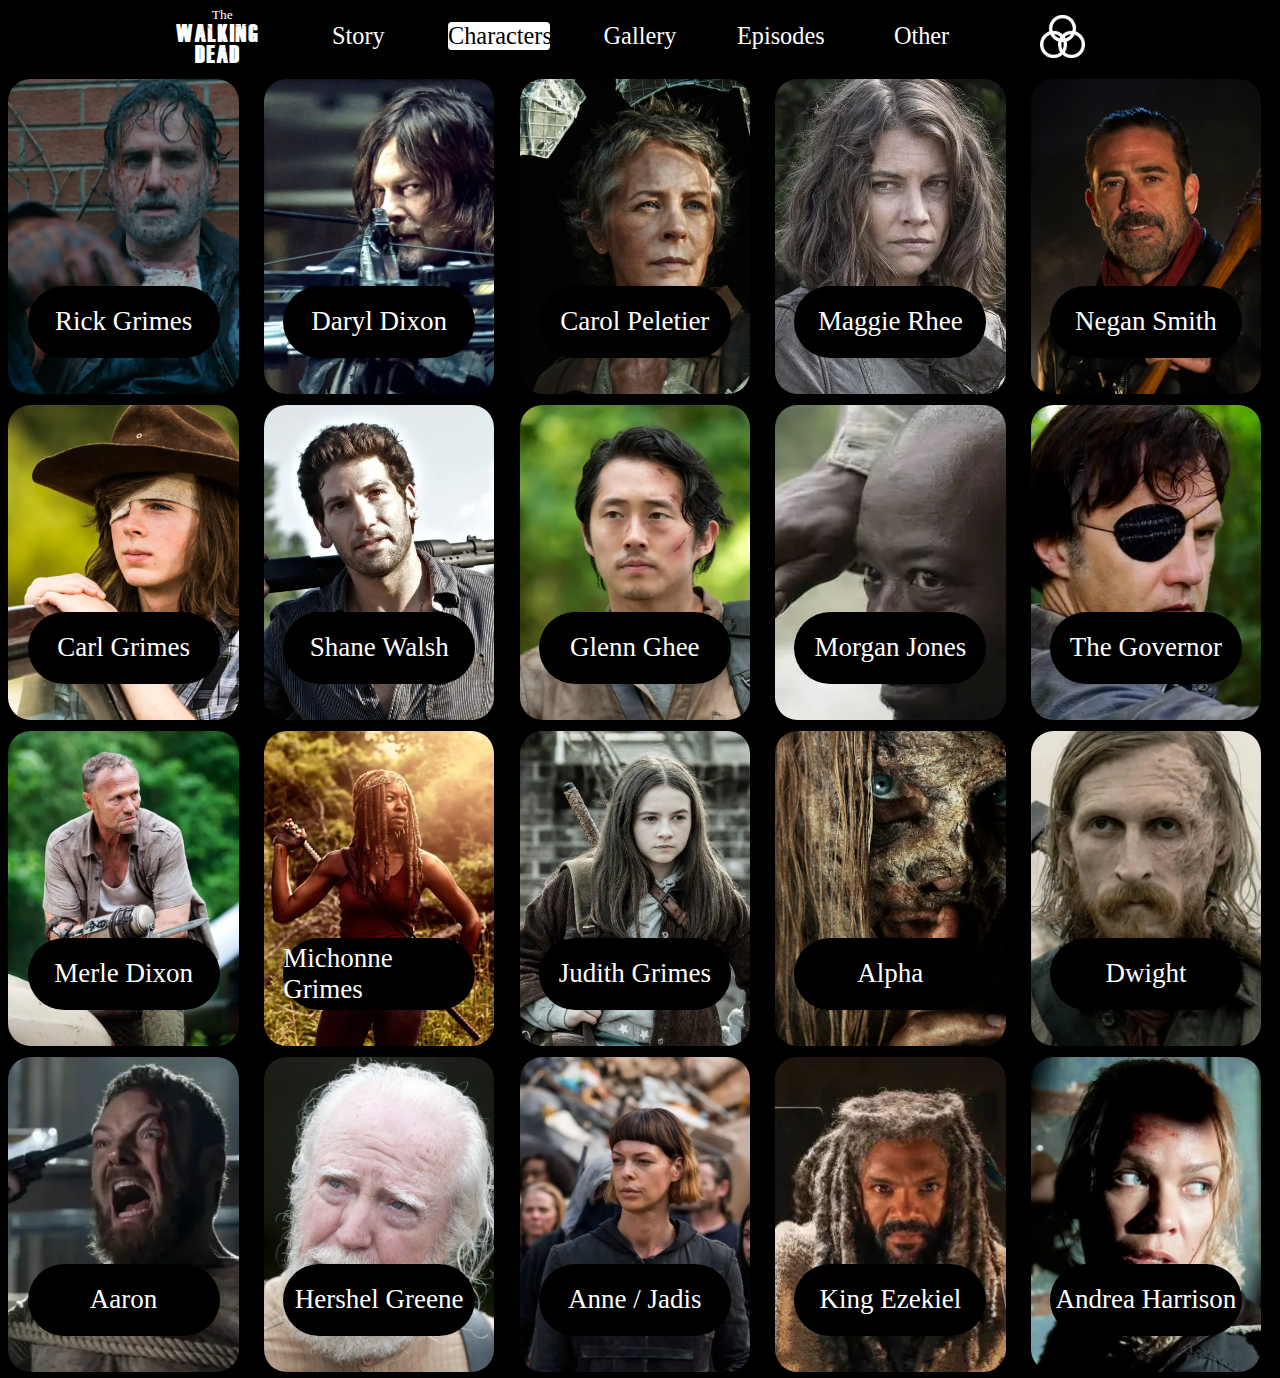
<file: 2024_11_19_TWD Web/characters.html>
<!DOCTYPE html>
<html>

<head>
    <title>TWD</title>
    <meta charset="utf-8">
    <link rel="stylesheet" href="style.css">
    <script src="script.js"></script>
</head>

<body class="body">
    <header class="navbar_flex">
        <ul class="navbar">
            <li class="navbar_back">
                <a class="navbar_item intro_div_small" href="index.html">
                    <div class="intro_the_small">The</div>
                    <div class="intro_wd_small">Walking Dead</div>
                </a>
            </li>
            <li class="navbar_back">
                <a class="navbar_item" href="story.html">Story</a>
            </li>
            <li class="navbar_back">
                <a class="navbar_item navbar_item_on" href="characters.html">Characters</a>
            </li>
            <li class="navbar_back">
                <a class="navbar_item" href="gallery.html">Gallery</a>
            </li>
            <li class="navbar_back">
                <a class="navbar_item" href="episodes.html">Episodes</a>
            </li>
            <li class="navbar_back">
                <a class="navbar_item" href="other.html">Other</a>
            </li>


            <li class="navbar_back">
                <button id="crm_button">
                    <div class="crm_logo"></div>
                </button>
            </li>

        </ul>
    </header>
    <table class="characters_table">
        <tr>
            <td>
                <a class="character_img" href="https://walkingdead.fandom.com/wiki/Rick_Grimes_(TV_Universe)" style=background-image:url(images/char_rick.webp)>
                    <div class="character_text">Rick Grimes</div>
                </a>
            </td>
            <td>
                <a class="character_img" style=background-image:url(images/char_daryl.webp) href="https://walkingdead.fandom.com/wiki/Daryl_Dixon_(TV_Universe)">
                    <div class="character_text">Daryl Dixon</div>
                </a>
            </td>
            <td>
                <a class="character_img" style=background-image:url(images/char_carol.webp) href="https://walkingdead.fandom.com/wiki/Carol_Peletier_(TV_Universe)">
                    <div class="character_text">Carol Peletier</div>
                </a>
            </td>
            <td>
                <a class="character_img" style=background-image:url(images/char_maggie.webp) href="https://walkingdead.fandom.com/wiki/Maggie_Rhee_(TV_Universe)">
                    <div class="character_text">Maggie Rhee</div>
                </a>
            </td>
            <td>
                <a class="character_img" style=background-image:url(images/char_negan.webp) href="https://walkingdead.fandom.com/wiki/Negan_Smith_(TV_Universe)">
                    <div class="character_text">Negan Smith</div>
                </a>
            </td>
        </tr>
        <tr>
            <td>
                <a class="character_img" style=background-image:url(images/char_carl.webp) href="https://walkingdead.fandom.com/wiki/Carl_Grimes_(TV_Series)">
                    <div class="character_text">Carl Grimes</div>
                </a>
            </td>
            <td>
                <a class="character_img" style=background-image:url(images/char_shane.webp) href="https://walkingdead.fandom.com/wiki/Shane_Walsh_(TV_Series)">
                    <div class="character_text">Shane Walsh</div>
                </a>
            </td>
            <td>
                <a class="character_img" style=background-image:url(images/char_glenn.webp) href="https://walkingdead.fandom.com/wiki/Glenn_Rhee_(TV_Series)">
                    <div class="character_text">Glenn Ghee</div>
                </a>
            </td>
            <td>
                <a class="character_img" style=background-image:url(images/char_morgan.webp) href="https://walkingdead.fandom.com/wiki/Morgan_Jones_(TV_Universe)">
                    <div class="character_text">Morgan Jones</div>
                </a>
            </td>
            <td>
                <a class="character_img" style=background-image:url(images/char_governor.webp) href="https://walkingdead.fandom.com/wiki/Philip_Blake_(TV_Series)">
                    <div class="character_text">The Governor</div>
                </a>
            </td>
        </tr>
        <tr>
            <td>
                <a class="character_img" style=background-image:url(images/char_merle.webp) href="https://walkingdead.fandom.com/wiki/Merle_Dixon_(TV_Series)">
                    <div class="character_text">Merle Dixon</div>
                </a>
            </td>
            <td>
                <a class="character_img" style=background-image:url(images/char_michonne.webp) href="https://walkingdead.fandom.com/wiki/Michonne_Grimes_(TV_Universe)">
                    <div class="character_text">Michonne Grimes</div>
                </a>
            </td>
            <td>
                <a class="character_img" style=background-image:url(images/char_judith.webp) href="https://walkingdead.fandom.com/wiki/Judith_Grimes_(TV_Universe)">
                    <div class="character_text">Judith Grimes</div>
                </a>
            </td>
            <td>
                <a class="character_img" style=background-image:url(images/char_alpha.webp) href="https://walkingdead.fandom.com/wiki/Alpha_(TV_Universe)">
                    <div class="character_text">Alpha</div>
                </a>
            </td>
            <td>
                <a class="character_img" style=background-image:url(images/char_dwight.webp) href="https://walkingdead.fandom.com/wiki/Dwight_(TV_Universe)">
                    <div class="character_text">Dwight</div>
                </a>
            </td>
        </tr>
        <tr>
            <td>
                <a class="character_img" style=background-image:url(images/char_aaron.webp) href="https://walkingdead.fandom.com/wiki/Aaron_(TV_Series)">
                    <div class="character_text">Aaron</div>
                </a>
            </td>
            <td>
                <a class="character_img" style=background-image:url(images/char_hershel.webp) href="https://walkingdead.fandom.com/wiki/Hershel_Greene_(TV_Series)">
                    <div class="character_text">Hershel Greene</div>
                </a>
            </td>
            <td>
                <a class="character_img" style=background-image:url(images/char_jadis.webp) href="https://walkingdead.fandom.com/wiki/Anne_(TV_Universe)">
                    <div class="character_text">Anne / Jadis</div>
                </a>
            </td>
            <td>
                <a class="character_img" style=background-image:url(images/char_ezekiel.webp) href="https://walkingdead.fandom.com/wiki/Ezekiel_Sutton_(TV_Series)">
                    <div class="character_text">King Ezekiel</div>
                </a>
            </td>
            <td>
                <a class="character_img" style=background-image:url(images/char_andrea.webp) href="https://walkingdead.fandom.com/wiki/Andrea_Harrison_(TV_Series)">
                    <div class="character_text">Andrea Harrison</div>
                </a>
            </td>
        </tr>
    </table>

    <img class="helicopter" id="helicopter" src=images/crm_chopper.webp>

</body>

</html>
</file>
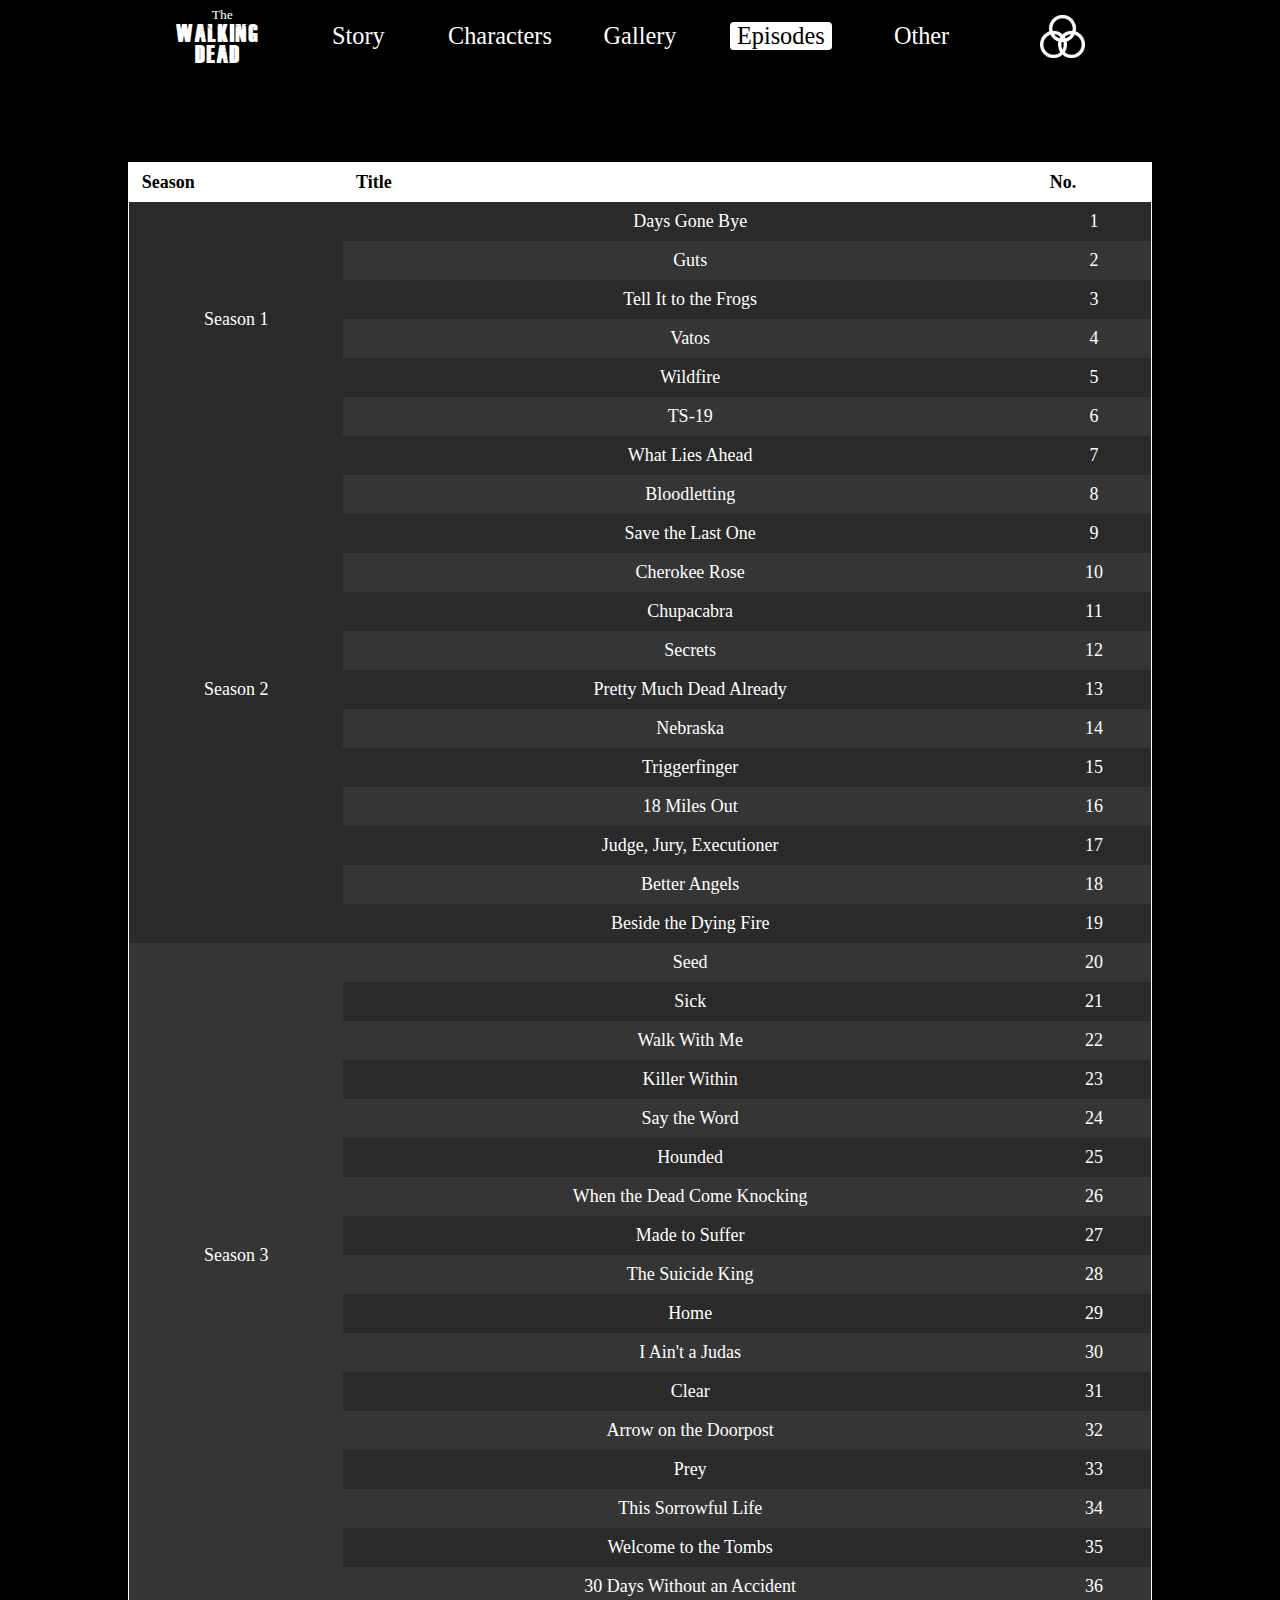
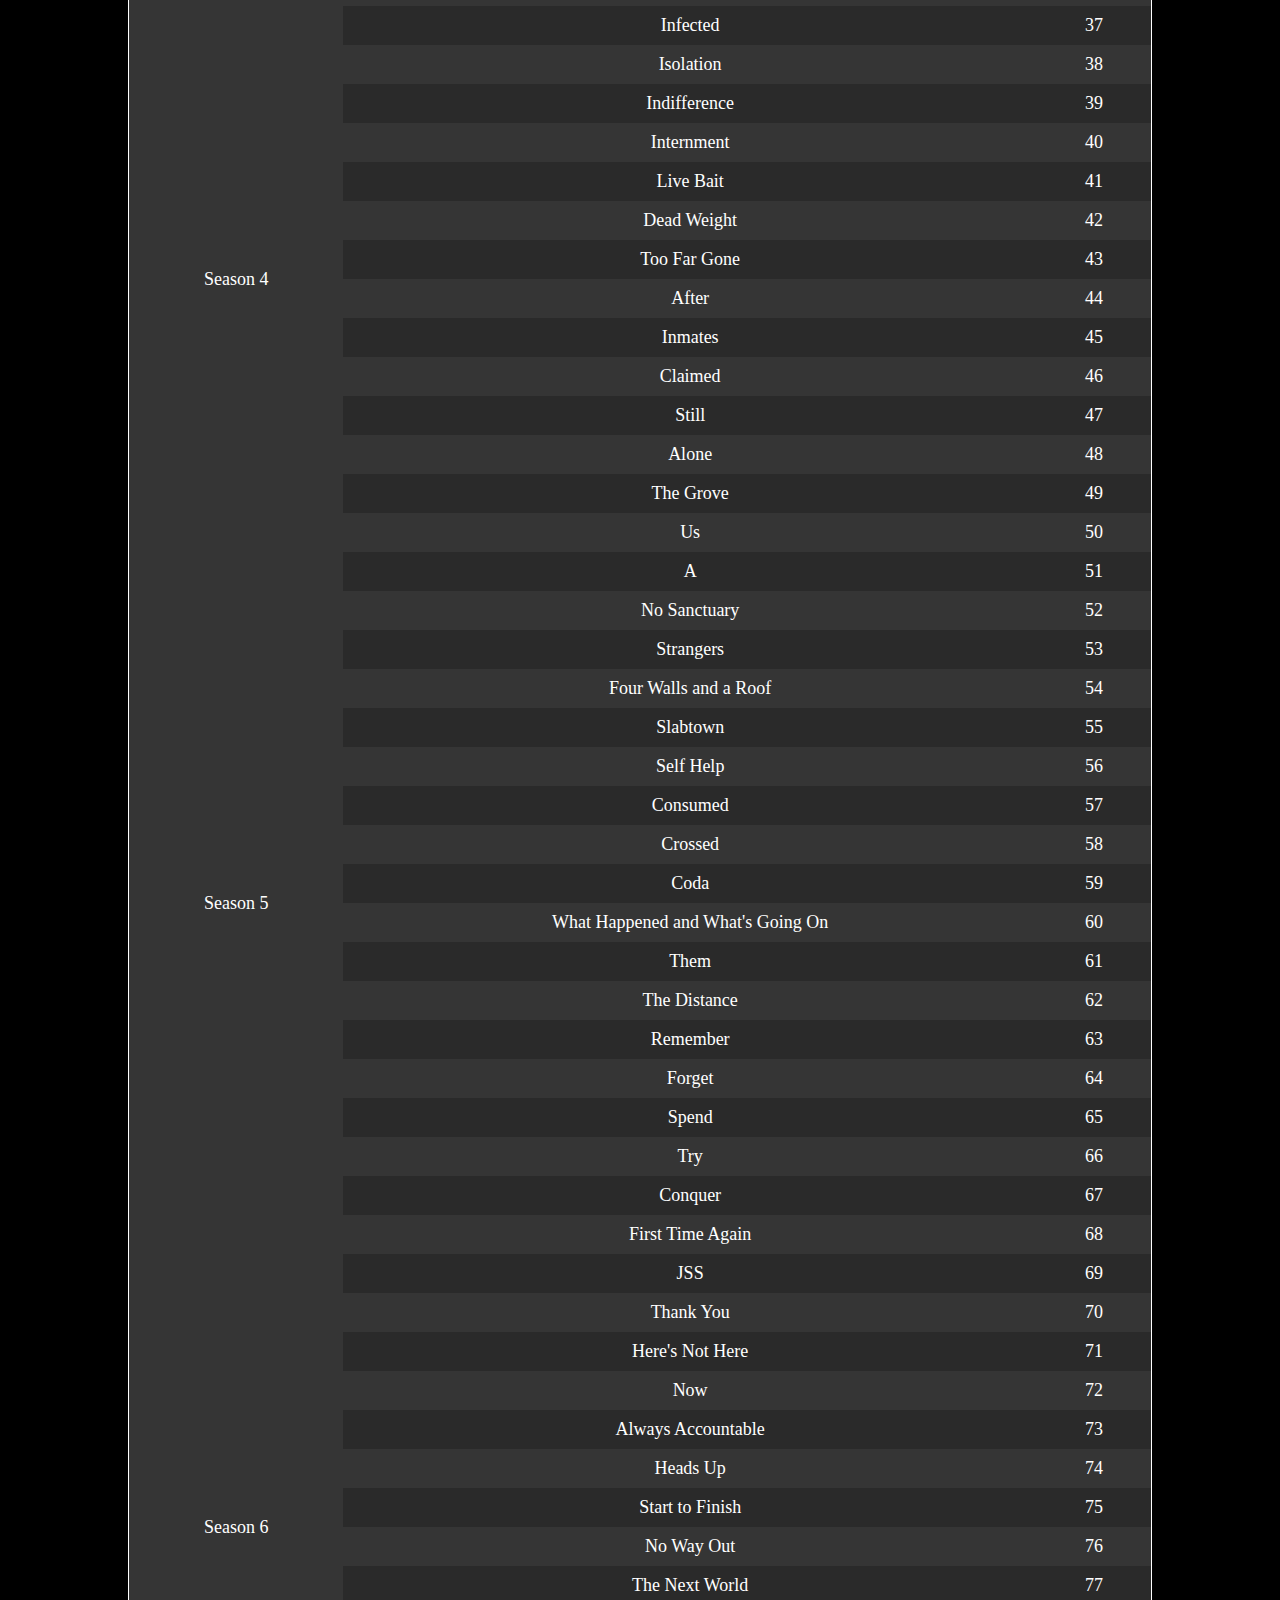
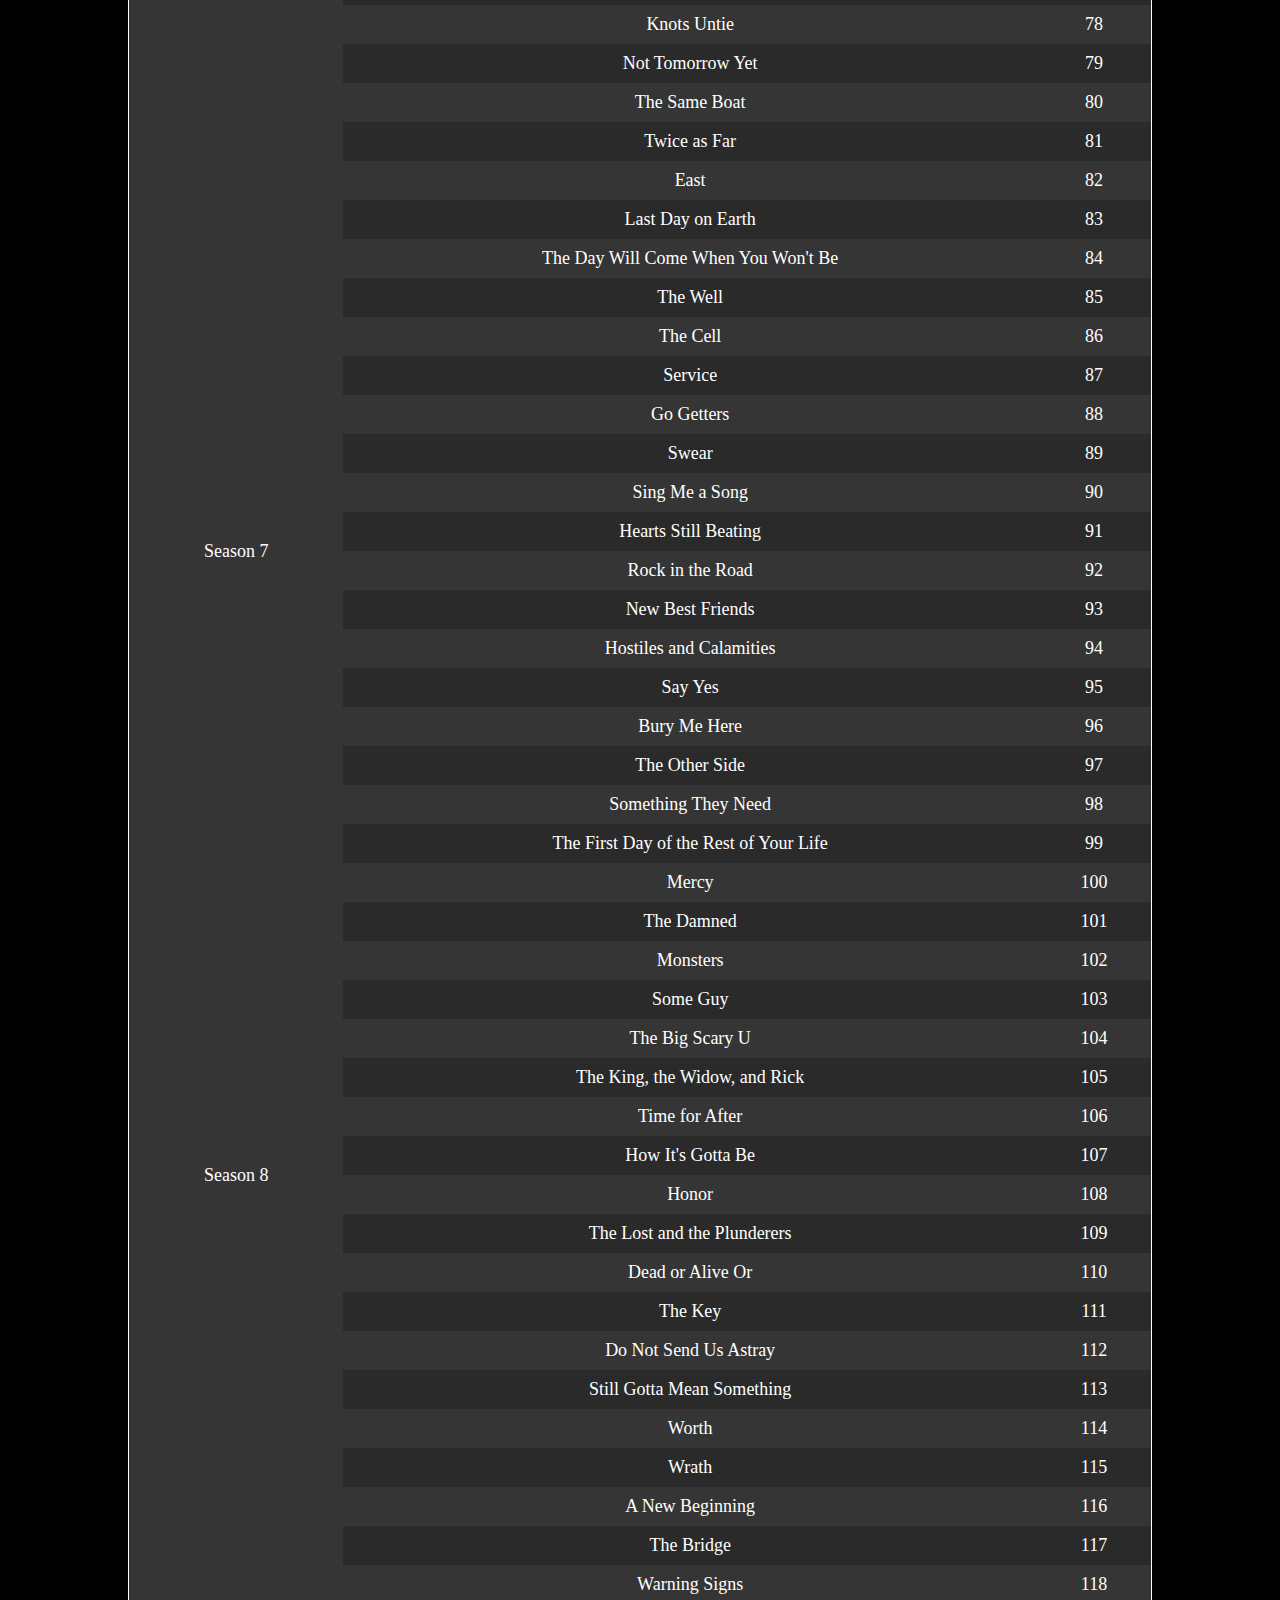
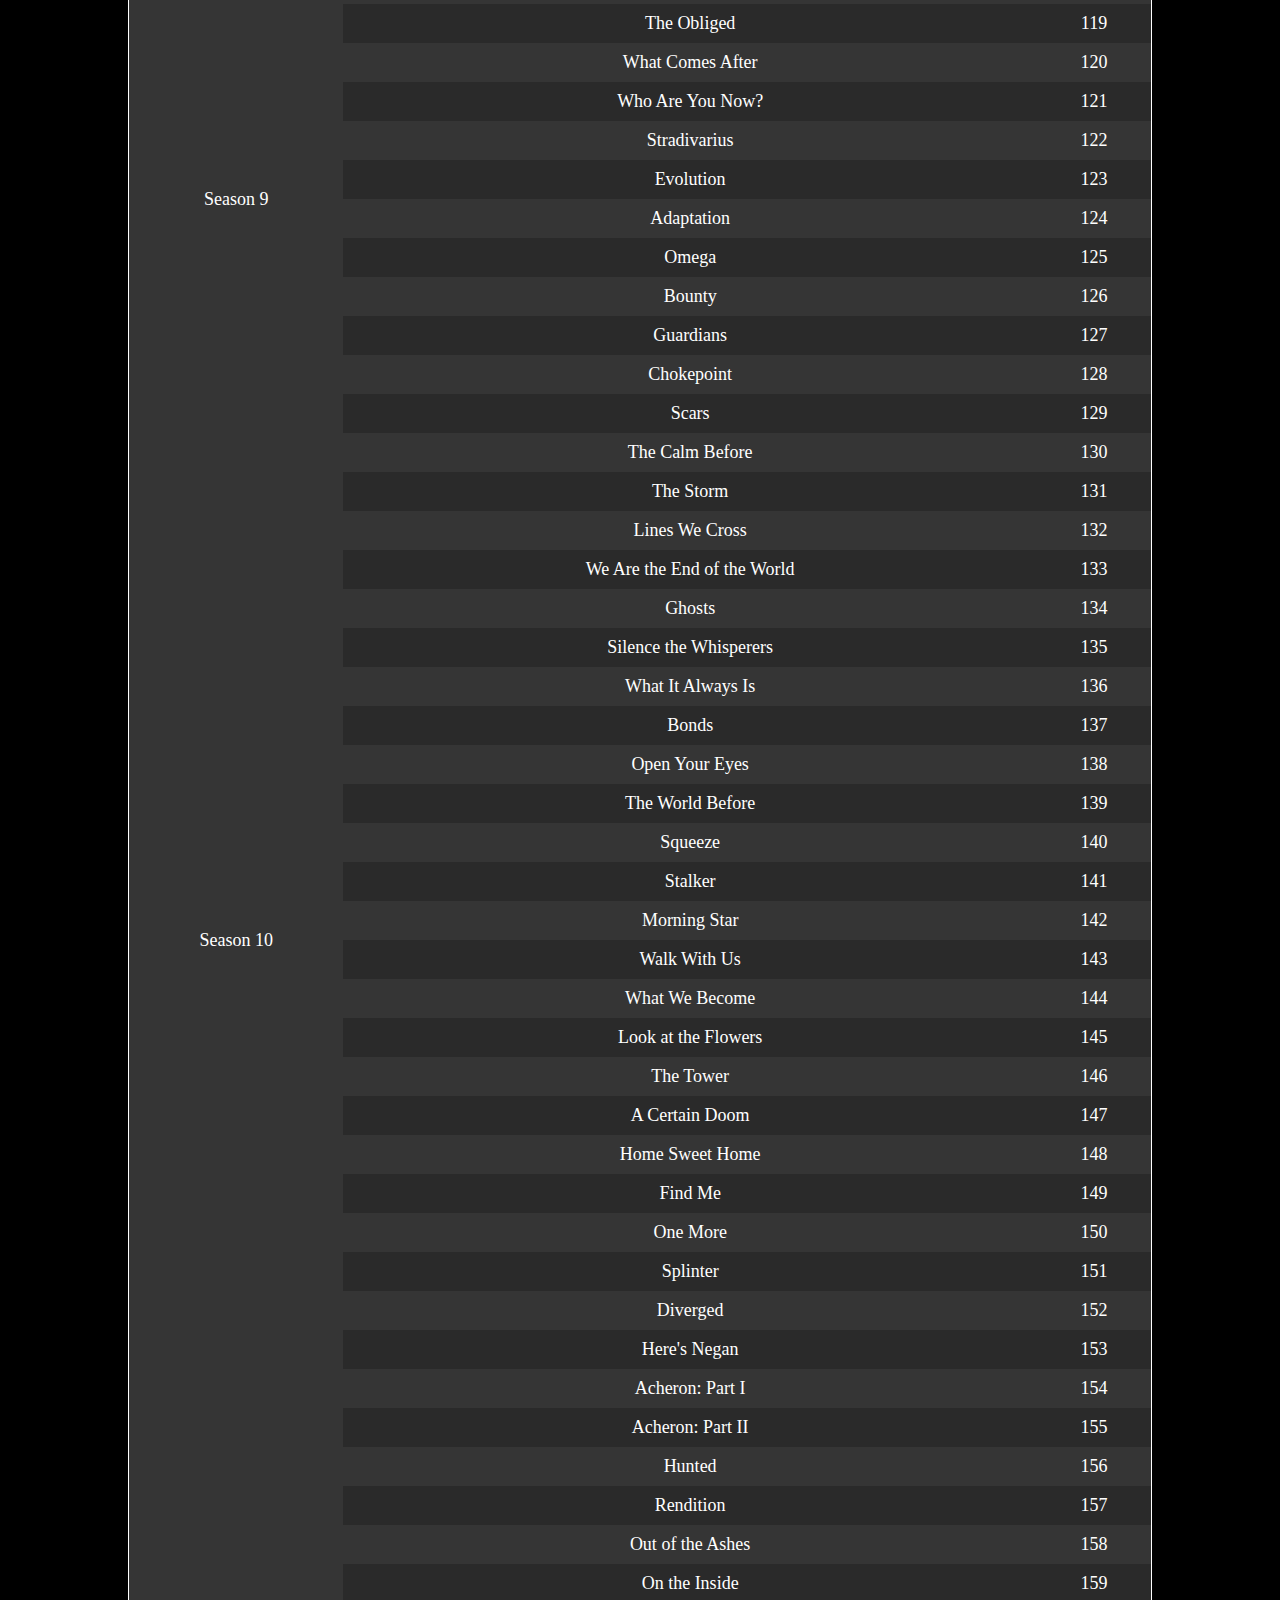
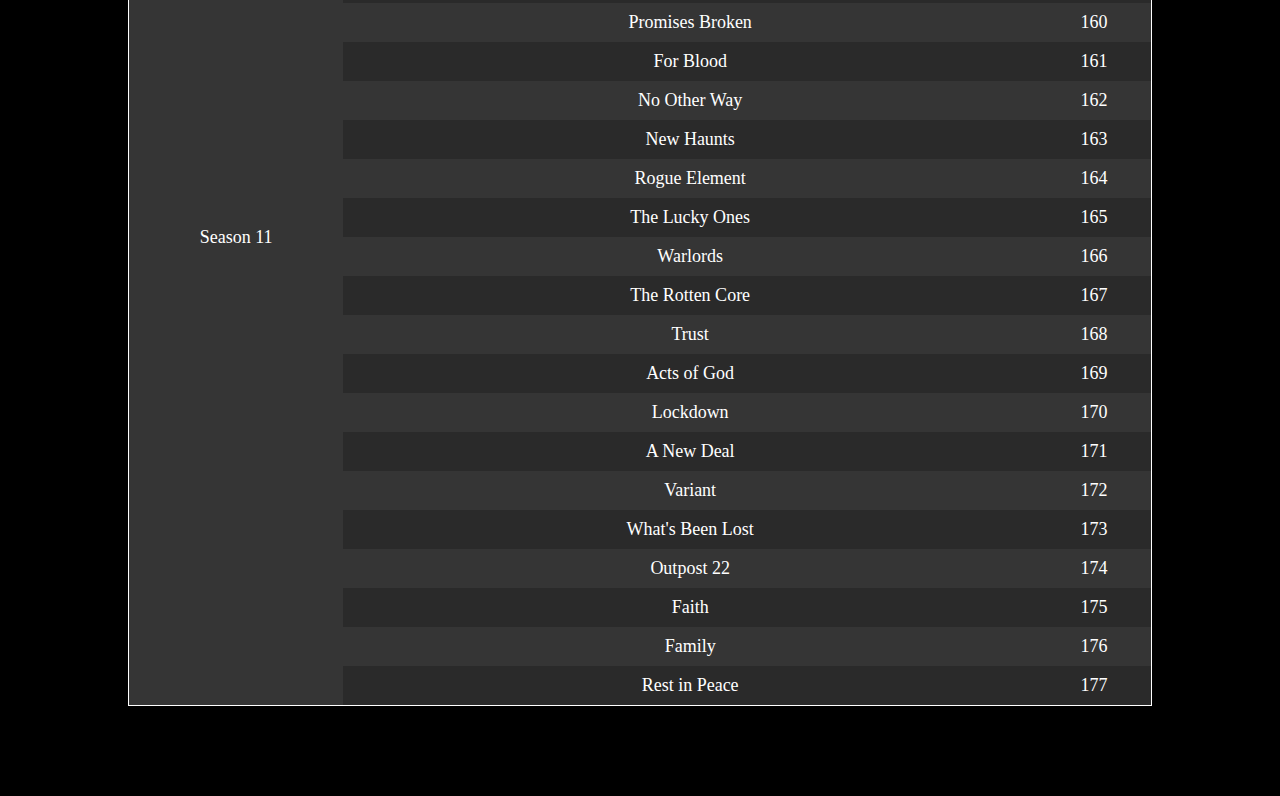
<file: 2024_11_19_TWD Web/episodes.html>
<!DOCTYPE html>
<html>

<head>
    <title>TWD</title>
    <meta charset="utf-8">
    <link rel="stylesheet" href="style.css">
    <script src="script.js"></script>
</head>

<body>
    <header class="navbar_flex">
        <ul class="navbar">
            <li class="navbar_back">
                <a class="navbar_item intro_div_small" href="index.html">
                    <div class="intro_the_small">The</div>
                    <div class="intro_wd_small">Walking Dead</div>
                </a>
            </li>
            <li class="navbar_back">
                <a class="navbar_item" href="story.html">Story</a>
            </li>
            <li class="navbar_back">
                <a class="navbar_item" href="characters.html">Characters</a>
            </li>
            <li class="navbar_back">
                <a class="navbar_item" href="gallery.html">Gallery</a>
            </li>
            <li class="navbar_back">
                <a class="navbar_item navbar_item_on" href="episodes.html">Episodes</a>
            </li>
            <li class="navbar_back">
                <a class="navbar_item" href="other.html">Other</a>
            </li>
            <li class="navbar_back">
                <button id="crm_button">
                    <div class="crm_logo"></div>
                </button>
            </li>
        </ul>
    </header>

    <div class="episodes_parent">

        <table class="episodes">
            <tr>
                <th>Season</th>
                <th>Title</th>
                <th>No.</th>
            </tr>
            <tr>
                <td rowspan="6">Season 1</td>
                <td>Days Gone Bye</td>
                <td>1</td>
            </tr>
            <tr>
                <td>Guts</td>
                <td>2</td>
            </tr>
            <tr>
                <td>Tell It to the Frogs</td>
                <td>3</td>
            </tr>
            <tr>
                <td>Vatos</td>
                <td>4</td>
            </tr>
            <tr>
                <td>Wildfire</td>
                <td>5</td>
            </tr>
            <tr>
                <td>TS-19</td>
                <td>6</td>
            </tr>
            <tr>
                <td rowspan="13">Season 2</td>
                <td>What Lies Ahead</td>
                <td>7</td>
            </tr>
            <tr>
                <td>Bloodletting</td>
                <td>8</td>
            </tr>
            <tr>
                <td>Save the Last One</td>
                <td>9</td>
            </tr>
            <tr>
                <td>Cherokee Rose</td>
                <td>10</td>
            </tr>
            <tr>
                <td>Chupacabra</td>
                <td>11</td>
            </tr>
            <tr>
                <td>Secrets</td>
                <td>12</td>
            </tr>
            <tr>
                <td>Pretty Much Dead Already</td>
                <td>13</td>
            </tr>
            <tr>
                <td>Nebraska</td>
                <td>14</td>
            </tr>
            <tr>
                <td>Triggerfinger</td>
                <td>15</td>
            </tr>
            <tr>
                <td>18 Miles Out</td>
                <td>16</td>
            </tr>
            <tr>
                <td>Judge, Jury, Executioner</td>
                <td>17</td>
            </tr>
            <tr>
                <td>Better Angels</td>
                <td>18</td>
            </tr>
            <tr>
                <td>Beside the Dying Fire</td>
                <td>19</td>
            </tr>
            <tr>
                <td rowspan="16">Season 3</td>
                <td>Seed</td>
                <td>20</td>
            </tr>
            <tr>
                <td>Sick</td>
                <td>21</td>
            </tr>
            <tr>
                <td>Walk With Me</td>
                <td>22</td>
            </tr>
            <tr>
                <td>Killer Within</td>
                <td>23</td>
            </tr>
            <tr>
                <td>Say the Word</td>
                <td>24</td>
            </tr>
            <tr>
                <td>Hounded</td>
                <td>25</td>
            </tr>
            <tr>
                <td>When the Dead Come Knocking</td>
                <td>26</td>
            </tr>
            <tr>
                <td>Made to Suffer</td>
                <td>27</td>
            </tr>
            <tr>
                <td>The Suicide King</td>
                <td>28</td>
            </tr>
            <tr>
                <td>Home</td>
                <td>29</td>
            </tr>
            <tr>
                <td>I Ain't a Judas</td>
                <td>30</td>
            </tr>
            <tr>
                <td>Clear</td>
                <td>31</td>
            </tr>
            <tr>
                <td>Arrow on the Doorpost</td>
                <td>32</td>
            </tr>
            <tr>
                <td>Prey</td>
                <td>33</td>
            </tr>
            <tr>
                <td>This Sorrowful Life</td>
                <td>34</td>
            </tr>
            <tr>
                <td>Welcome to the Tombs</td>
                <td>35</td>
            </tr>
            <tr>
                <td rowspan="16">Season 4</td>
                <td>30 Days Without an Accident</td>
                <td>36</td>
            </tr>
            <tr>
                <td>Infected</td>
                <td>37</td>
            </tr>
            <tr>
                <td>Isolation</td>
                <td>38</td>
            </tr>
            <tr>
                <td>Indifference</td>
                <td>39</td>
            </tr>
            <tr>
                <td>Internment</td>
                <td>40</td>
            </tr>
            <tr>
                <td>Live Bait</td>
                <td>41</td>
            </tr>
            <tr>
                <td>Dead Weight</td>
                <td>42</td>
            </tr>
            <tr>
                <td>Too Far Gone</td>
                <td>43</td>
            </tr>
            <tr>
                <td>After</td>
                <td>44</td>
            </tr>
            <tr>
                <td>Inmates</td>
                <td>45</td>
            </tr>
            <tr>
                <td>Claimed</td>
                <td>46</td>
            </tr>
            <tr>
                <td>Still</td>
                <td>47</td>
            </tr>
            <tr>
                <td>Alone</td>
                <td>48</td>
            </tr>
            <tr>
                <td>The Grove</td>
                <td>49</td>
            </tr>
            <tr>
                <td>Us</td>
                <td>50</td>
            </tr>
            <tr>
                <td>A</td>
                <td>51</td>
            </tr>
            <tr>
                <td rowspan="16">Season 5</td>
                <td>No Sanctuary</td>
                <td>52</td>
            </tr>
            <tr>
                <td>Strangers</td>
                <td>53</td>
            </tr>
            <tr>
                <td>Four Walls and a Roof</td>
                <td>54</td>
            </tr>
            <tr>
                <td>Slabtown</td>
                <td>55</td>
            </tr>
            <tr>
                <td>Self Help</td>
                <td>56</td>
            </tr>
            <tr>
                <td>Consumed</td>
                <td>57</td>
            </tr>
            <tr>
                <td>Crossed</td>
                <td>58</td>
            </tr>
            <tr>
                <td>Coda</td>
                <td>59</td>
            </tr>
            <tr>
                <td>What Happened and What's Going On</td>
                <td>60</td>
            </tr>
            <tr>
                <td>Them</td>
                <td>61</td>
            </tr>
            <tr>
                <td>The Distance</td>
                <td>62</td>
            </tr>
            <tr>
                <td>Remember</td>
                <td>63</td>
            </tr>
            <tr>
                <td>Forget</td>
                <td>64</td>
            </tr>
            <tr>
                <td>Spend</td>
                <td>65</td>
            </tr>
            <tr>
                <td>Try</td>
                <td>66</td>
            </tr>
            <tr>
                <td>Conquer</td>
                <td>67</td>
            </tr>
            <tr>
                <td rowspan="16">Season 6</td>
                <td>First Time Again</td>
                <td>68</td>
            </tr>
            <tr>
                <td>JSS</td>
                <td>69</td>
            </tr>
            <tr>
                <td>Thank You</td>
                <td>70</td>
            </tr>
            <tr>
                <td>Here's Not Here</td>
                <td>71</td>
            </tr>
            <tr>
                <td>Now</td>
                <td>72</td>
            </tr>
            <tr>
                <td>Always Accountable</td>
                <td>73</td>
            </tr>
            <tr>
                <td>Heads Up</td>
                <td>74</td>
            </tr>
            <tr>
                <td>Start to Finish</td>
                <td>75</td>
            </tr>
            <tr>
                <td>No Way Out</td>
                <td>76</td>
            </tr>
            <tr>
                <td>The Next World</td>
                <td>77</td>
            </tr>
            <tr>
                <td>Knots Untie</td>
                <td>78</td>
            </tr>
            <tr>
                <td>Not Tomorrow Yet</td>
                <td>79</td>
            </tr>
            <tr>
                <td>The Same Boat</td>
                <td>80</td>
            </tr>
            <tr>
                <td>Twice as Far</td>
                <td>81</td>
            </tr>
            <tr>
                <td>East</td>
                <td>82</td>
            </tr>
            <tr>
                <td>Last Day on Earth</td>
                <td>83</td>
            </tr>
            <tr>
                <td rowspan="16">Season 7</td>
                <td>The Day Will Come When You Won't Be</td>
                <td>84</td>
            </tr>
            <tr>
                <td>The Well</td>
                <td>85</td>
            </tr>
            <tr>
                <td>The Cell</td>
                <td>86</td>
            </tr>
            <tr>
                <td>Service</td>
                <td>87</td>
            </tr>
            <tr>
                <td>Go Getters</td>
                <td>88</td>
            </tr>
            <tr>
                <td>Swear</td>
                <td>89</td>
            </tr>
            <tr>
                <td>Sing Me a Song</td>
                <td>90</td>
            </tr>
            <tr>
                <td>Hearts Still Beating</td>
                <td>91</td>
            </tr>
            <tr>
                <td>Rock in the Road</td>
                <td>92</td>
            </tr>
            <tr>
                <td>New Best Friends</td>
                <td>93</td>
            </tr>
            <tr>
                <td>Hostiles and Calamities</td>
                <td>94</td>
            </tr>
            <tr>
                <td>Say Yes</td>
                <td>95</td>
            </tr>
            <tr>
                <td>Bury Me Here</td>
                <td>96</td>
            </tr>
            <tr>
                <td>The Other Side</td>
                <td>97</td>
            </tr>
            <tr>
                <td>Something They Need</td>
                <td>98</td>
            </tr>
            <tr>
                <td>The First Day of the Rest of Your Life</td>
                <td>99</td>
            </tr>
            <tr>
                <td rowspan="16">Season 8</td>
                <td>Mercy</td>
                <td>100</td>
            </tr>
            <tr>
                <td>The Damned</td>
                <td>101</td>
            </tr>
            <tr>
                <td>Monsters</td>
                <td>102</td>
            </tr>
            <tr>
                <td>Some Guy</td>
                <td>103</td>
            </tr>
            <tr>
                <td>The Big Scary U</td>
                <td>104</td>
            </tr>
            <tr>
                <td>The King, the Widow, and Rick</td>
                <td>105</td>
            </tr>
            <tr>
                <td>Time for After</td>
                <td>106</td>
            </tr>
            <tr>
                <td>How It's Gotta Be</td>
                <td>107</td>
            </tr>
            <tr>
                <td>Honor</td>
                <td>108</td>
            </tr>
            <tr>
                <td>The Lost and the Plunderers</td>
                <td>109</td>
            </tr>
            <tr>
                <td>Dead or Alive Or</td>
                <td>110</td>
            </tr>
            <tr>
                <td>The Key</td>
                <td>111</td>
            </tr>
            <tr>
                <td>Do Not Send Us Astray</td>
                <td>112</td>
            </tr>
            <tr>
                <td>Still Gotta Mean Something</td>
                <td>113</td>
            </tr>
            <tr>
                <td>Worth</td>
                <td>114</td>
            </tr>
            <tr>
                <td>Wrath</td>
                <td>115</td>
            </tr>
            <tr>
                <td rowspan="16">Season 9</td>
                <td>A New Beginning</td>
                <td>116</td>
            </tr>
            <tr>
                <td>The Bridge</td>
                <td>117</td>
            </tr>
            <tr>
                <td>Warning Signs</td>
                <td>118</td>
            </tr>
            <tr>
                <td>The Obliged</td>
                <td>119</td>
            </tr>
            <tr>
                <td>What Comes After</td>
                <td>120</td>
            </tr>
            <tr>
                <td>Who Are You Now?</td>
                <td>121</td>
            </tr>
            <tr>
                <td>Stradivarius</td>
                <td>122</td>
            </tr>
            <tr>
                <td>Evolution</td>
                <td>123</td>
            </tr>
            <tr>
                <td>Adaptation</td>
                <td>124</td>
            </tr>
            <tr>
                <td>Omega</td>
                <td>125</td>
            </tr>
            <tr>
                <td>Bounty</td>
                <td>126</td>
            </tr>
            <tr>
                <td>Guardians</td>
                <td>127</td>
            </tr>
            <tr>
                <td>Chokepoint</td>
                <td>128</td>
            </tr>
            <tr>
                <td>Scars</td>
                <td>129</td>
            </tr>
            <tr>
                <td>The Calm Before</td>
                <td>130</td>
            </tr>
            <tr>
                <td>The Storm</td>
                <td>131</td>
            </tr>
            <tr>
                <td rowspan="22">Season 10</td>
                <td>Lines We Cross</td>
                <td>132</td>
            </tr>
            <tr>
                <td>We Are the End of the World</td>
                <td>133</td>
            </tr>
            <tr>
                <td>Ghosts</td>
                <td>134</td>
            </tr>
            <tr>
                <td>Silence the Whisperers</td>
                <td>135</td>
            </tr>
            <tr>
                <td>What It Always Is</td>
                <td>136</td>
            </tr>
            <tr>
                <td>Bonds</td>
                <td>137</td>
            </tr>
            <tr>
                <td>Open Your Eyes</td>
                <td>138</td>
            </tr>
            <tr>
                <td>The World Before</td>
                <td>139</td>
            </tr>
            <tr>
                <td>Squeeze</td>
                <td>140</td>
            </tr>
            <tr>
                <td>Stalker</td>
                <td>141</td>
            </tr>
            <tr>
                <td>Morning Star</td>
                <td>142</td>
            </tr>
            <tr>
                <td>Walk With Us</td>
                <td>143</td>
            </tr>
            <tr>
                <td>What We Become</td>
                <td>144</td>
            </tr>
            <tr>
                <td>Look at the Flowers</td>
                <td>145</td>
            </tr>
            <tr>
                <td>The Tower</td>
                <td>146</td>
            </tr>
            <tr>
                <td>A Certain Doom</td>
                <td>147</td>
            </tr>
            <tr>
                <td>Home Sweet Home</td>
                <td>148</td>
            </tr>
            <tr>
                <td>Find Me</td>
                <td>149</td>
            </tr>
            <tr>
                <td>One More</td>
                <td>150</td>
            </tr>
            <tr>
                <td>Splinter</td>
                <td>151</td>
            </tr>
            <tr>
                <td>Diverged</td>
                <td>152</td>
            </tr>
            <tr>
                <td>Here's Negan</td>
                <td>153</td>
            </tr>
            <tr>
                <td rowspan="24">Season 11</td>
                <td>Acheron: Part I</td>
                <td>154</td>
            </tr>
            <tr>
                <td>Acheron: Part II</td>
                <td>155</td>
            </tr>
            <tr>
                <td>Hunted</td>
                <td>156</td>
            </tr>
            <tr>
                <td>Rendition</td>
                <td>157</td>
            </tr>
            <tr>
                <td>Out of the Ashes</td>
                <td>158</td>
            </tr>
            <tr>
                <td>On the Inside</td>
                <td>159</td>
            </tr>
            <tr>
                <td>Promises Broken</td>
                <td>160</td>
            </tr>
            <tr>
                <td>For Blood</td>
                <td>161</td>
            </tr>
            <tr>
                <td>No Other Way</td>
                <td>162</td>
            </tr>
            <tr>
                <td>New Haunts</td>
                <td>163</td>
            </tr>
            <tr>
                <td>Rogue Element</td>
                <td>164</td>
            </tr>
            <tr>
                <td>The Lucky Ones</td>
                <td>165</td>
            </tr>
            <tr>
                <td>Warlords</td>
                <td>166</td>
            </tr>
            <tr>
                <td>The Rotten Core</td>
                <td>167</td>
            </tr>
            <tr>
                <td>Trust</td>
                <td>168</td>
            </tr>
            <tr>
                <td>Acts of God</td>
                <td>169</td>
            </tr>
            <tr>
                <td>Lockdown</td>
                <td>170</td>
            </tr>
            <tr>
                <td>A New Deal</td>
                <td>171</td>
            </tr>
            <tr>
                <td>Variant</td>
                <td>172</td>
            </tr>
            <tr>
                <td>What's Been Lost</td>
                <td>173</td>
            </tr>
            <tr>
                <td>Outpost 22</td>
                <td>174</td>
            </tr>
            <tr>
                <td>Faith</td>
                <td>175</td>
            </tr>
            <tr>
                <td>Family</td>
                <td>176</td>
            </tr>
            <tr>
                <td>Rest in Peace</td>
                <td>177</td>
            </tr>

        </table>
    </div>
    <img class="helicopter" id="helicopter" src=images/crm_chopper.webp>

</body>

</html>
</file>
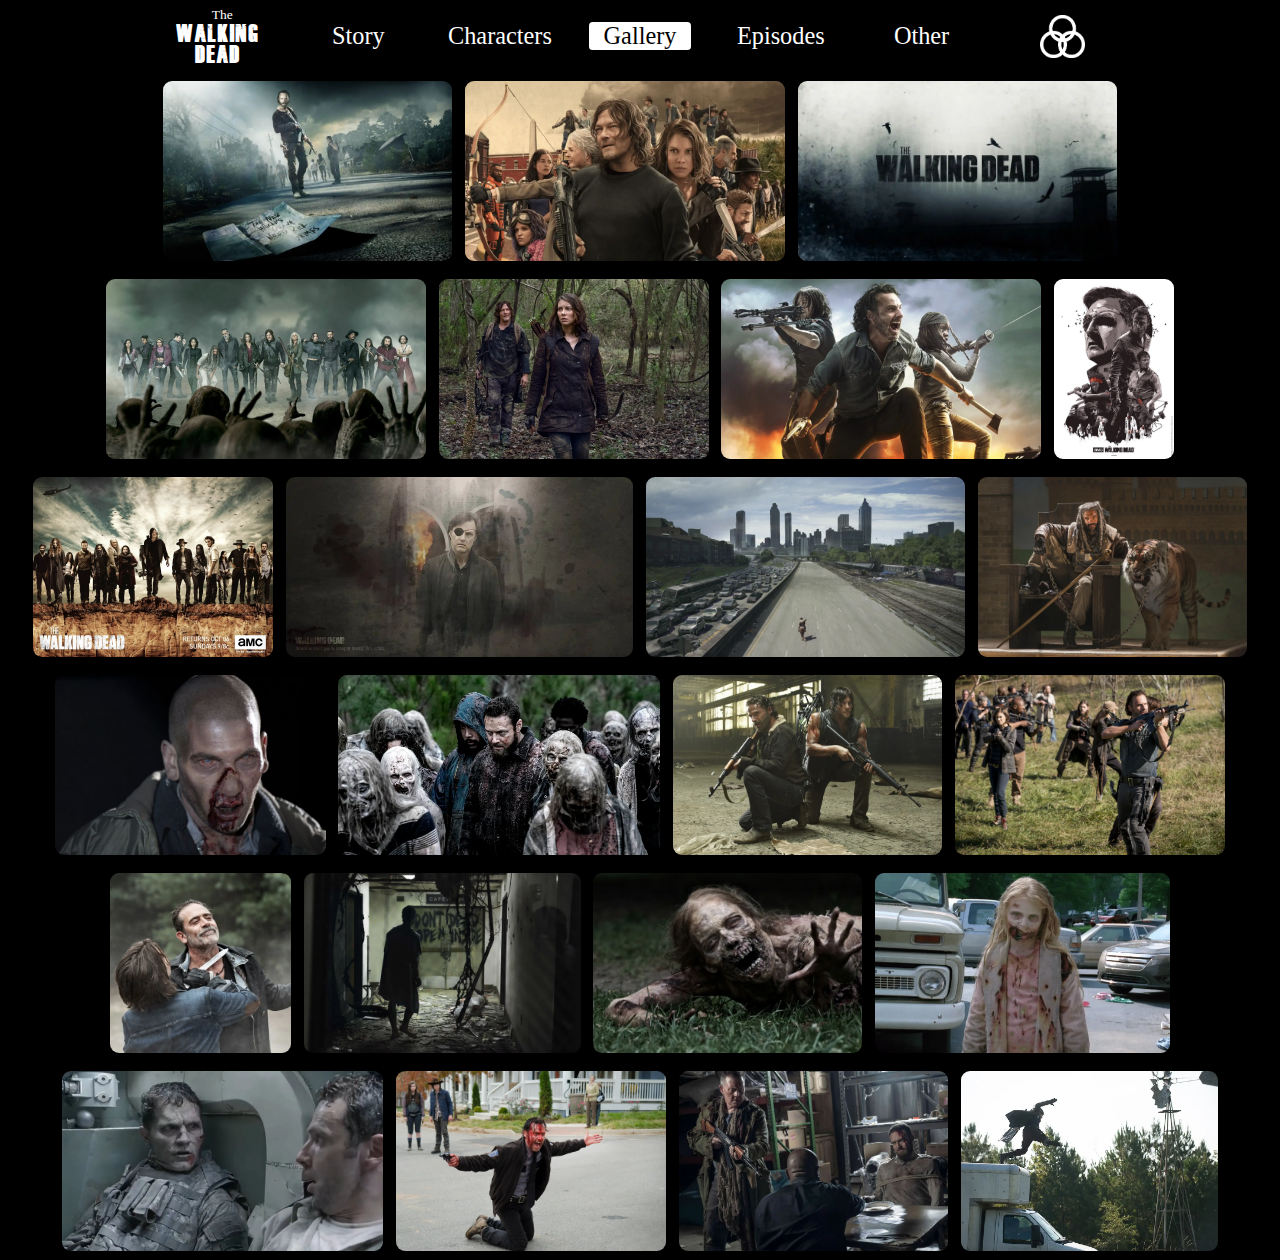
<file: 2024_11_19_TWD Web/gallery.html>
<!DOCTYPE html>
<html>

<head>
    <title>TWD</title>
    <meta charset="utf-8">
    <link rel="stylesheet" href="style.css">
    <script src="script.js"></script>
</head>

<body>
    <header class="navbar_flex">
        <ul class="navbar">
            <li class="navbar_back">
                <a class="navbar_item intro_div_small" href="index.html">
                    <div class="intro_the_small">The</div>
                    <div class="intro_wd_small">Walking Dead</div>
                </a>
            </li>
            <li class="navbar_back">
                <a class="navbar_item" href="story.html">Story</a>
            </li>
            <li class="navbar_back">
                <a class="navbar_item" href="characters.html">Characters</a>
            </li>
            <li class="navbar_back">
                <a class="navbar_item navbar_item_on" href="gallery.html">Gallery</a>
            </li>
            <li class="navbar_back">
                <a class="navbar_item" href="episodes.html">Episodes</a>
            </li>
            <li class="navbar_back">
                <a class="navbar_item" href="other.html">Other</a>
            </li>
            <li class="navbar_back">
                <button id="crm_button">
                    <div class="crm_logo"></div>
                </button>
            </li>
        </ul>
    </header>


    <div class="galerie">
        <img class="gallery_image" src="images/gallery01.webp">
        <img class="gallery_image" src="images/gallery02.webp">
        <img class="gallery_image" src="images/gallery03.webp">
        <img class="gallery_image" src="images/gallery04.webp">
        <img class="gallery_image" src="images/gallery05.webp">
        <img class="gallery_image" src="images/gallery06.webp">
        <img class="gallery_image" src="images/gallery07.webp">
        <img class="gallery_image" src="images/gallery08.webp">
        <img class="gallery_image" src="images/gallery09.webp">
        <img class="gallery_image" src="images/gallery10.webp">
        <img class="gallery_image" src="images/gallery11.webp">
        <img class="gallery_image" src="images/gallery12.webp">
        <img class="gallery_image" src="images/gallery13.webp">
        <img class="gallery_image" src="images/gallery14.webp">
        <img class="gallery_image" src="images/gallery15.webp">
        <img class="gallery_image" src="images/gallery16.webp">
        <img class="gallery_image" src="images/gallery17.webp">
        <img class="gallery_image" src="images/gallery18.webp">
        <img class="gallery_image" src="images/gallery19.webp">
        <img class="gallery_image" src="images/gallery20.webp">
        <img class="gallery_image" src="images/gallery21.webp">
        <img class="gallery_image" src="images/gallery22.webp">
        <img class="gallery_image" src="images/gallery23.webp">

    </div>
    <img class="helicopter" id="helicopter" src=images/crm_chopper.webp>
</body>

</html>
</file>
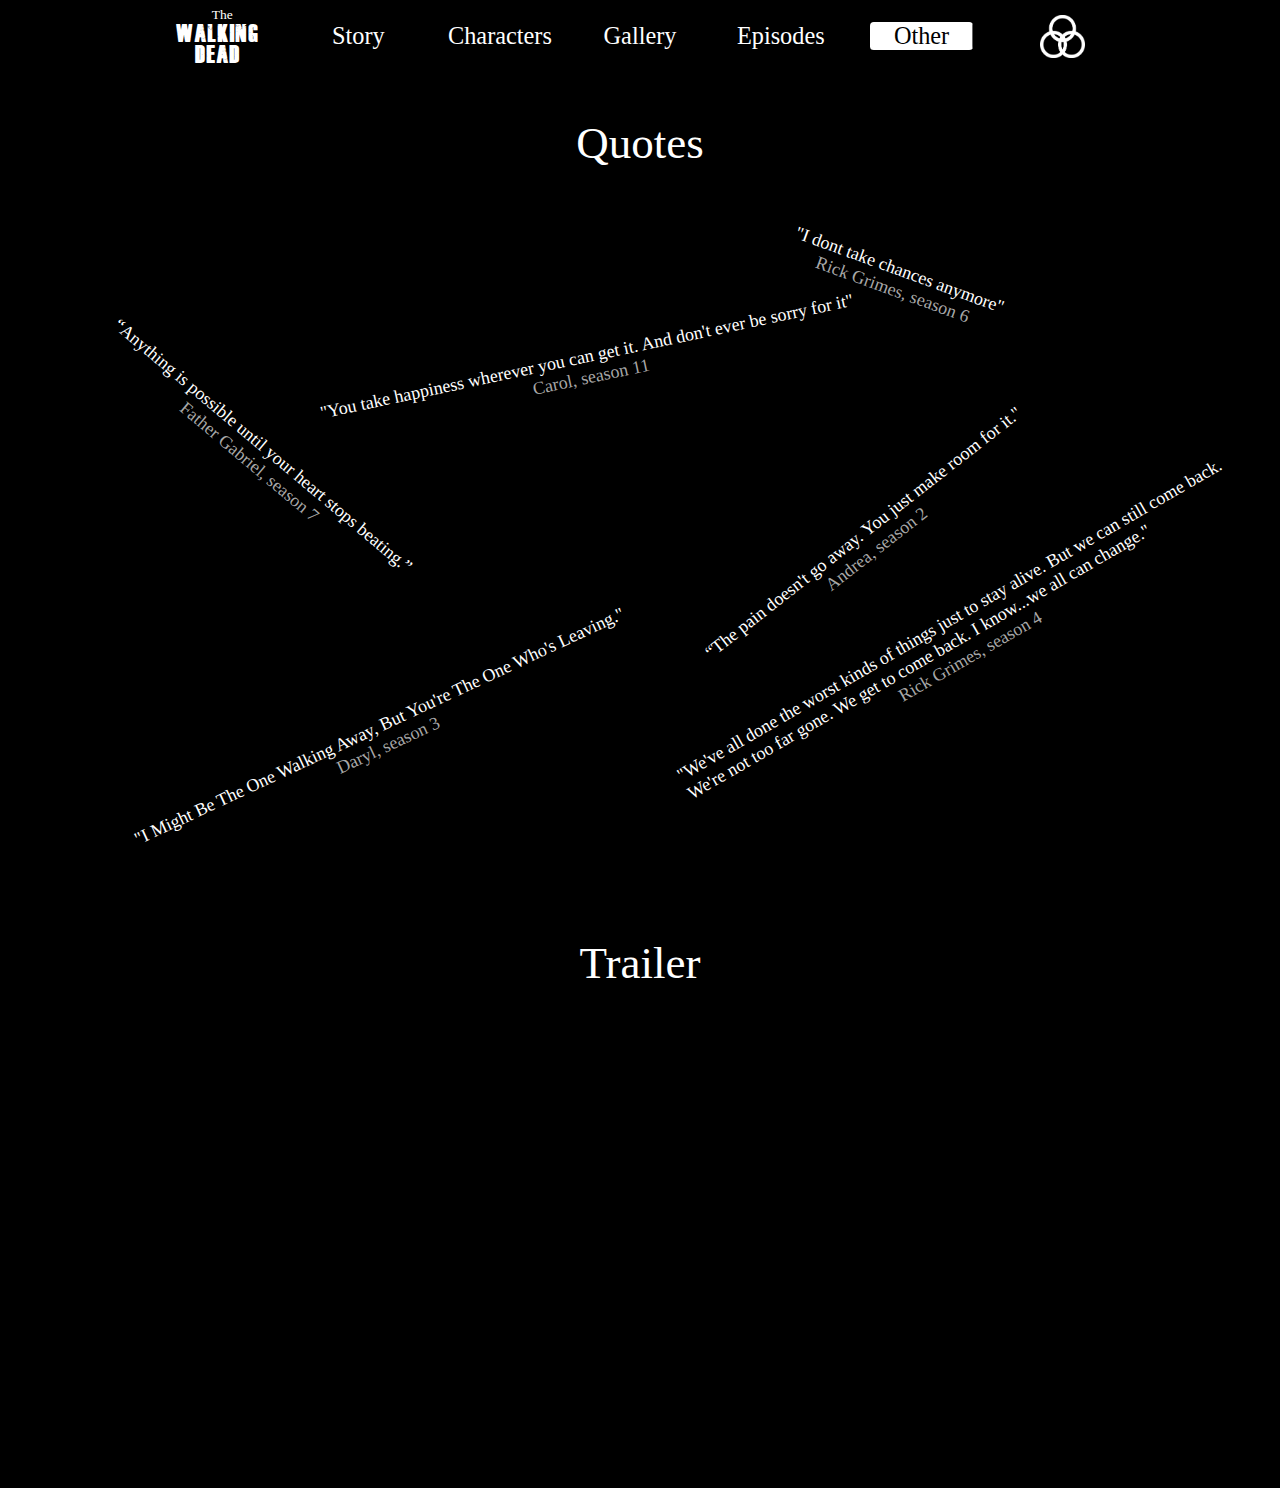
<file: 2024_11_19_TWD Web/other.html>
<!DOCTYPE html>
<html>

<head>
    <title>TWD</title>
    <meta charset="utf-8">
    <link rel="stylesheet" href="style.css">
    <script src="script.js"></script>
</head>

<body>
    <header class="navbar_flex">
        <ul class="navbar">
            <li class="navbar_back ">
                <a class="navbar_item intro_div_small" href="index.html">
                    <div class="intro_the_small">The</div>
                    <div class="intro_wd_small">Walking Dead</div>
                </a>
            </li>
            <li class="navbar_back">
                <a class="navbar_item" href="story.html">Story</a>
            </li>
            <li class="navbar_back">
                <a class="navbar_item" href="characters.html">Characters</a>
            </li>
            <li class="navbar_back">
                <a class="navbar_item" href="gallery.html">Gallery</a>
            </li>
            <li class="navbar_back">
                <a class="navbar_item" href="episodes.html">Episodes</a>
            </li>
            <li class="navbar_back">
                <a class="navbar_item navbar_item_on" href="other.html">Other</a>
            </li>
            <li class="navbar_back">
                <button id="crm_button">
                    <div class="crm_logo"></div>
                </button>
            </li>
        </ul>
    </header>

    <div class="title_text">Quotes</div>


    <div class="other">
        <div class="quotes">
            <div class="quote quote_1">
                "I dont take chances anymore"
                <div class="quote_character">Rick Grimes, season 6</div>
            </div>
            <div class="quote quote_2">
                "You take happiness wherever you can get it. And don't ever be sorry for it"
                <div class="quote_character">Carol, season 11</div>
            </div>
            <div class="quote quote_3" ;>
                “Anything is possible until your heart stops beating.”
                <div class="quote_character">Father Gabriel, season 7</div>
            </div>
            <div class="quote quote_4" ;>
                “The pain doesn't go away. You just make room for it."
                <div class="quote_character">Andrea, season 2</div>
            </div>
            <div class="quote quote_5" ;>
                "We've all done the worst kinds of things just to stay alive. But we can still come back.<br>We're not too far gone. We get to come back. I know...we all can change."
                <div class="quote_character">Rick Grimes, season 4</div>
            </div>
            <div class="quote quote_6" ;>
                "I Might Be The One Walking Away, But You're The One Who's Leaving."
                <div class="quote_character">Daryl, season 3</div>
            </div>
            <div style="margin: 20vh 0 5vh 0" class="title_text">Trailer</div>
            <iframe class="YT" src="https://www.youtube.com/embed/sfAc2U20uyg?si=Yym13s3GyYZ9iKM8" title="YouTube video player" frameborder="0" allow="accelerometer; autoplay; clipboard-write; encrypted-media; gyroscope; picture-in-picture; web-share" referrerpolicy="strict-origin-when-cross-origin" allowfullscreen></iframe>
        </div>
    </div>
    <img class="helicopter" id="helicopter" src=images/crm_chopper.webp>
</body>

</html>
</file>
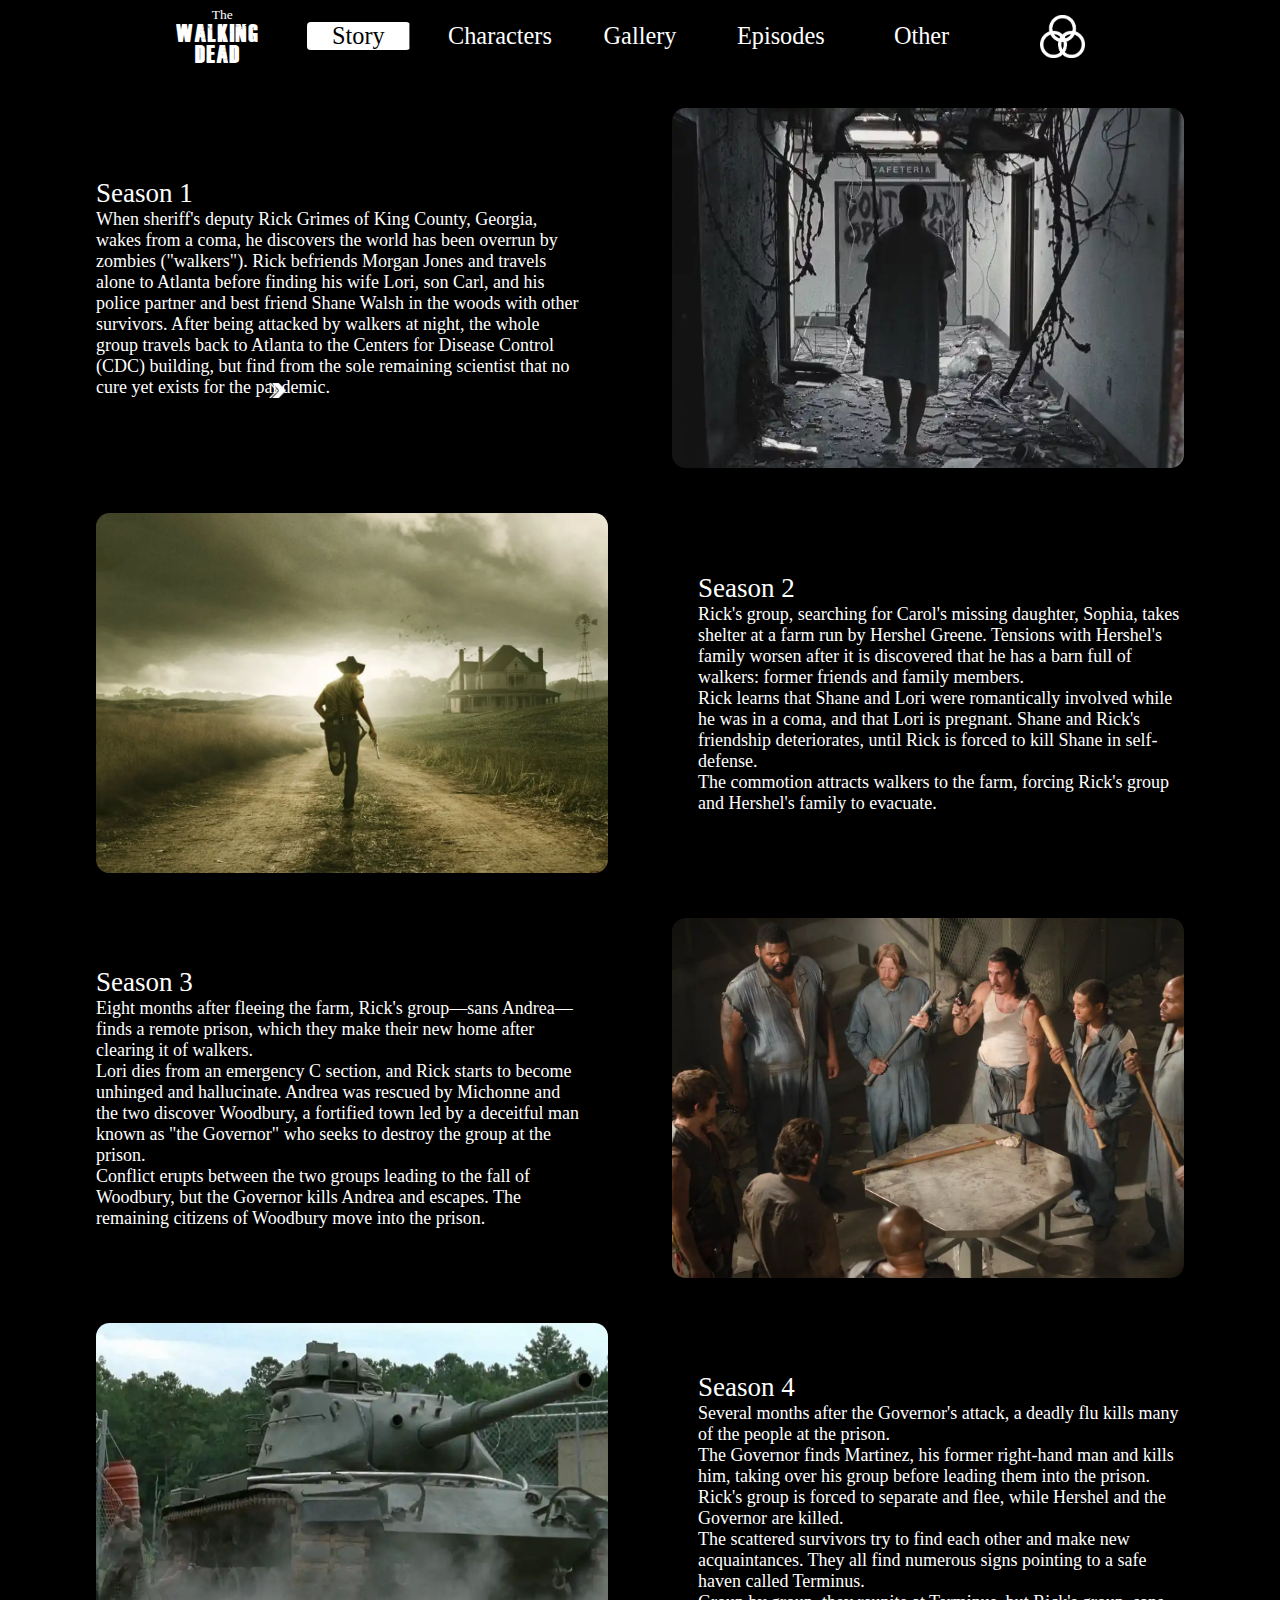
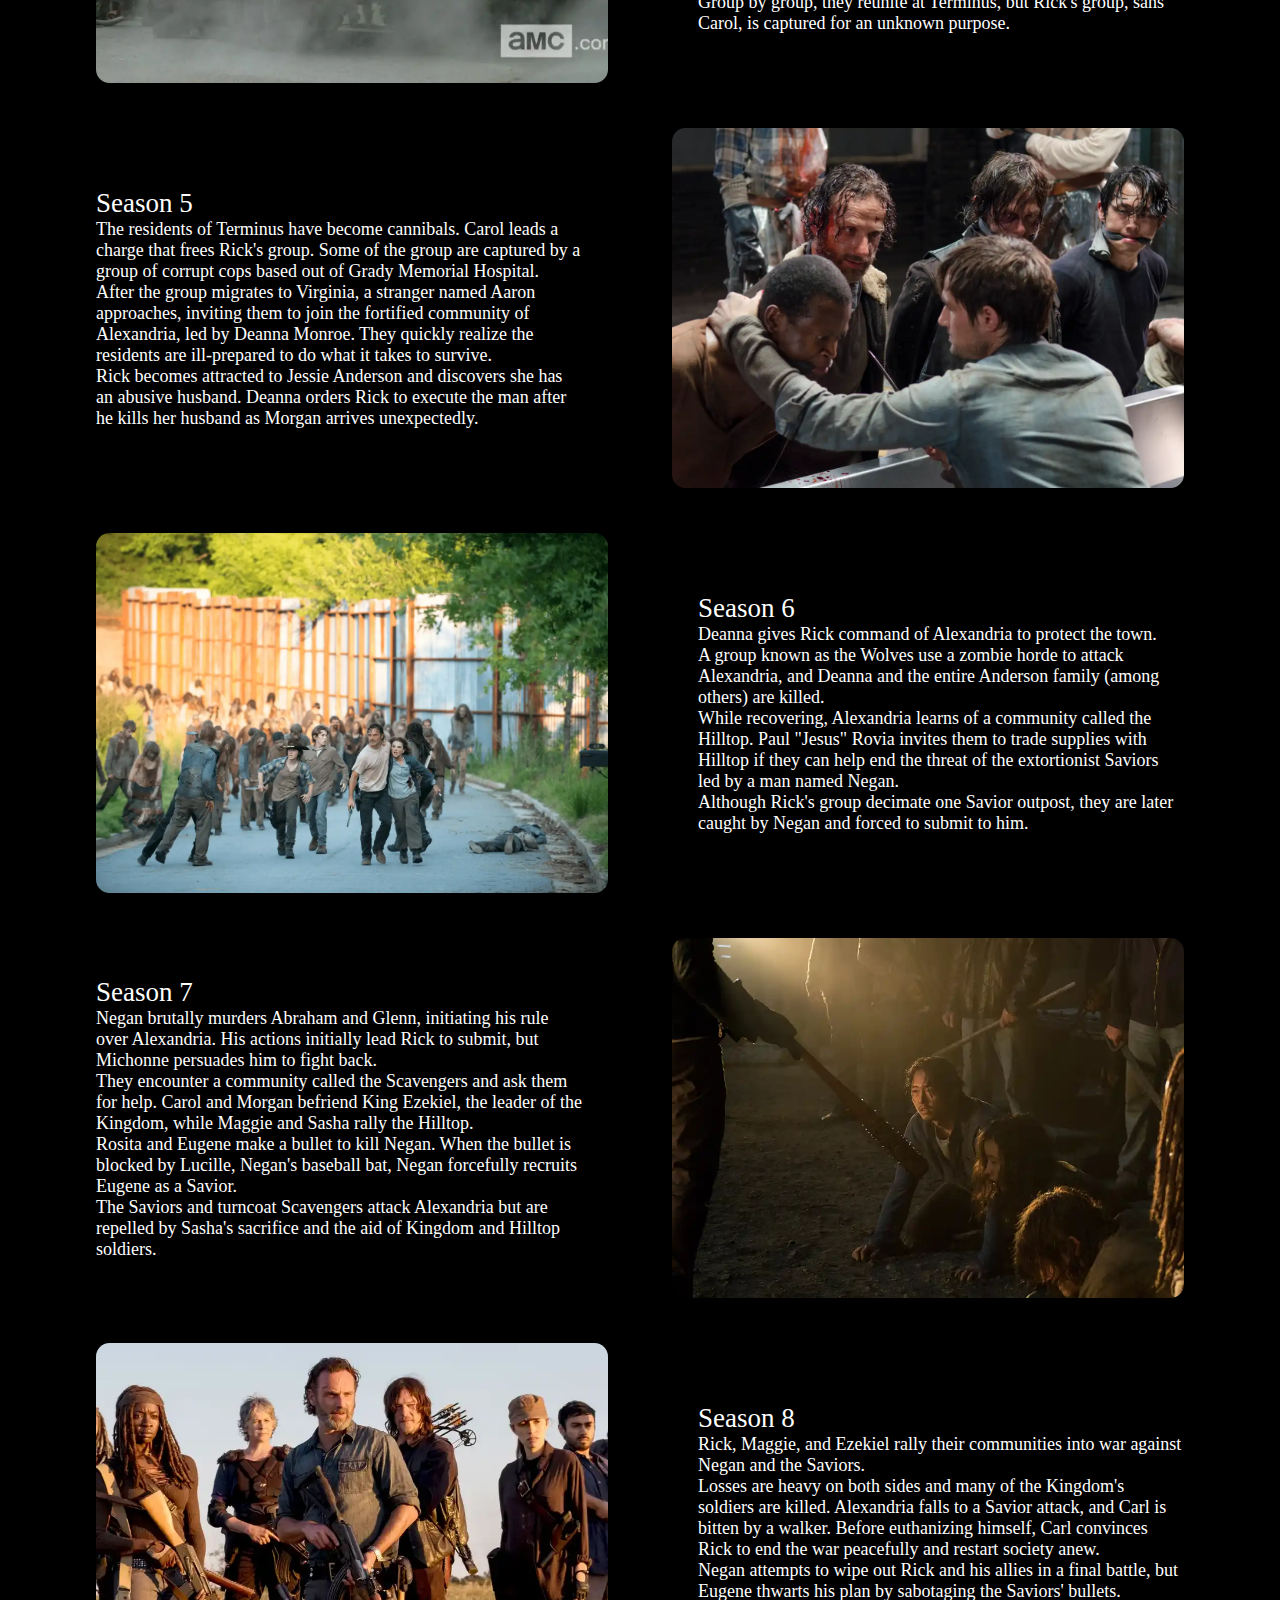
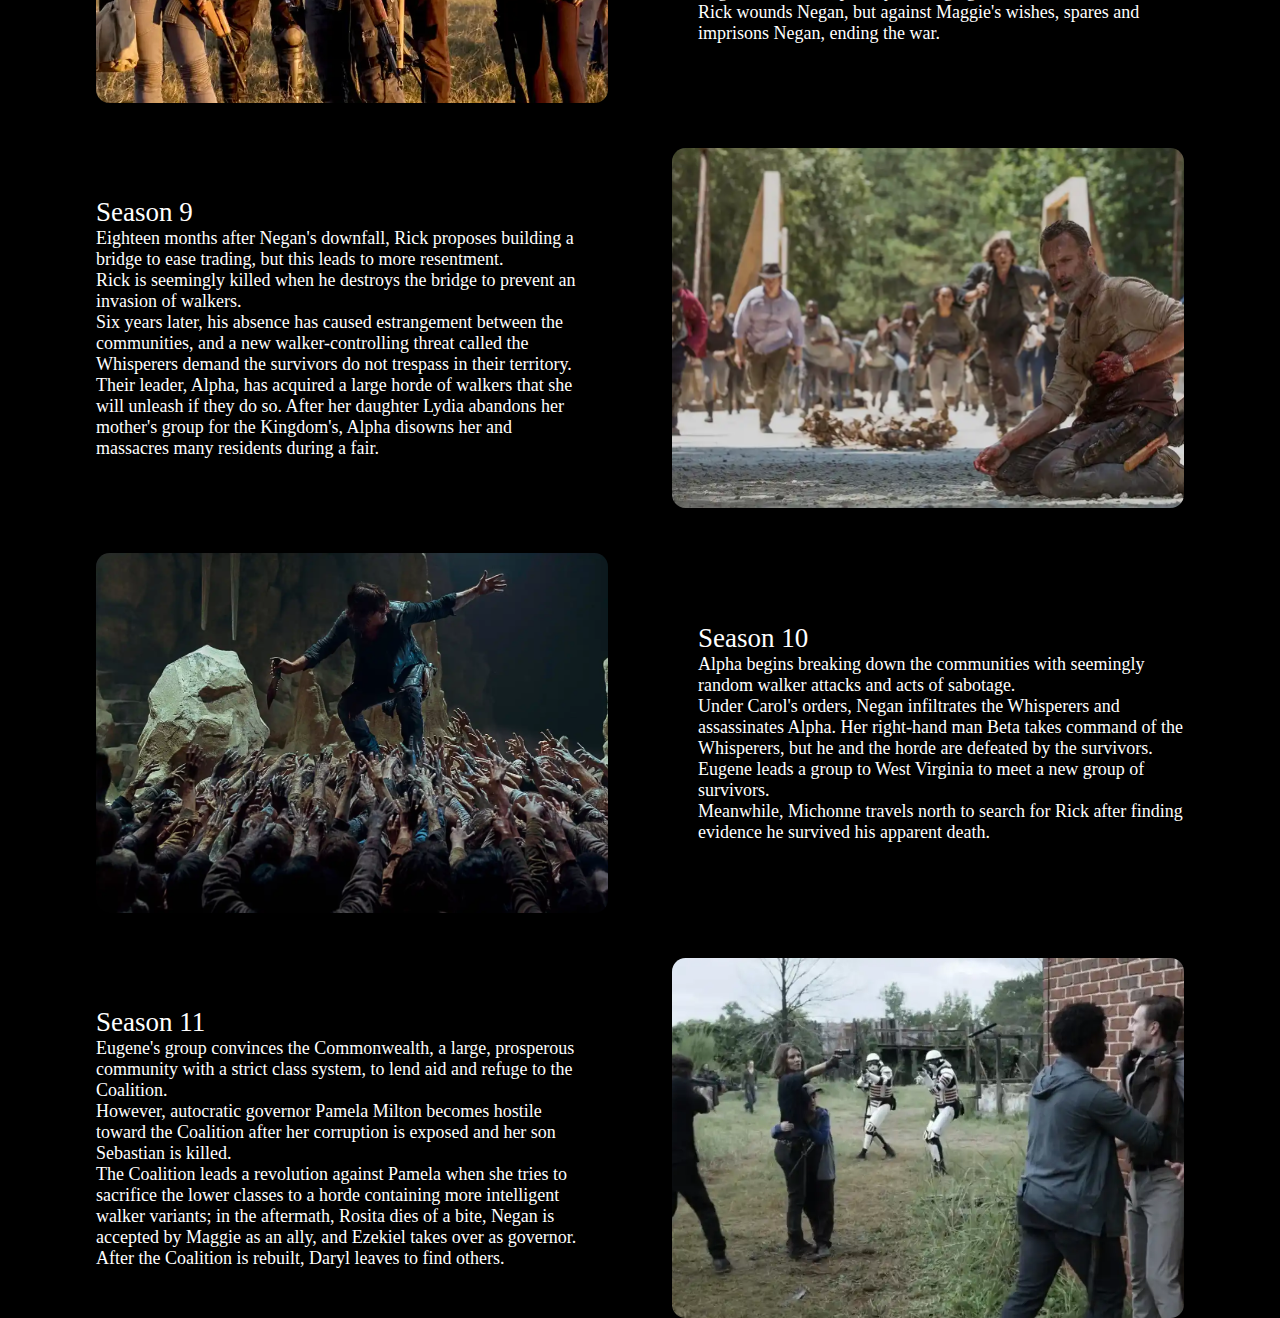
<file: 2024_11_19_TWD Web/story.html>
<!DOCTYPE html>
<html>

<head>
    <title>TWD</title>
    <meta charset="utf-8">
    <link rel="stylesheet" href="style.css">
    <script src="script.js"></script>
</head>

<body>
    <header class="navbar_flex">
        <ul class="navbar">
            <li class="navbar_back">
                <a class="navbar_item intro_div_small" href="index.html">
                    <div class="intro_the_small">The</div>
                    <div class="intro_wd_small">Walking Dead</div>
                </a>
            </li>
            <li class="navbar_back">
                <a class="navbar_item navbar_item_on" href="story.html">Story</a>
            </li>
            <li class="navbar_back">
                <a class="navbar_item" href="characters.html">Characters</a>
            </li>
            <li class="navbar_back">
                <a class="navbar_item" href="gallery.html">Gallery</a>
            </li>
            <li class="navbar_back">
                <a class="navbar_item" href="episodes.html">Episodes</a>
            </li>
            <li class="navbar_back">
                <a class="navbar_item" href="other.html">Other</a>
            </li>
            <li class="navbar_back">
                <button id="crm_button">
                    <div class="crm_logo"></div>
                </button>
            </li>
        </ul>
    </header>


    <div class="series_list">
        <div class="season">
            <div>
                <div class="season_title">
                    Season 1
                </div>
                <div class="season_paragraph">
                    When sheriff's deputy Rick Grimes of King County, Georgia, wakes from a coma, he discovers the world has been overrun by zombies ("walkers"). Rick befriends Morgan Jones and travels alone to Atlanta before finding his wife Lori, son Carl, and his police partner and best friend Shane Walsh in the woods with other survivors. After being attacked by walkers at night, the whole group travels back to Atlanta to the Centers for Disease Control (CDC) building, but find from the sole remaining scientist that no cure yet exists for the pandemic.
                </div>
                <div class="arrow_div">
                    <div id="arrow"></div>
                </div>
            </div>
            <img class="season_image" src="images/season01_hospital.webp">
        </div>
        <div id="target">
            <div class="season_expanded_div">
                <div class="season_expanded_1">
                    <div class="season_title">Behind-the-Scenes Facts About <br> The Walking Dead Season 1</div>
                    <img class="season_image" src="images/season01_atlanta.webp">
                </div>
                <div class="season_expanded_2">
                    <div>
                        <div class="season_title">The Origins of the Show</div>
                        <div class="season_paragraph">
                            The idea for The Walking Dead series originated from Robert Kirkman’s popular comic book of the same name, first published in 2003. When AMC picked up the project, Frank Darabont, the director of The Shawshank Redemption and The Green Mile, was brought on as the showrunner. His vision was instrumental in shaping the gritty, emotional tone of the series.
                        </div>
                    </div>
                    <div>
                        <div class="season_title">The Walker School</div>
                        <div class="season_paragraph">
                            To make the zombies (referred to as "walkers") look and move realistically, the show hired professional extras and put them through "walker school." Greg Nicotero, the show’s special effects guru, trained the extras to move in a slow, eerie, and decayed manner. This commitment to detail added authenticity to the undead hordes.
                        </div>
                    </div>
                    <div>
                        <div class="season_title">Limited Budget</div>
                        <div class="season_paragraph">
                            Despite being one of AMC’s biggest shows, Season 1 had a modest budget of approximately $3.4 million per episode. To make the most of it, the production team relied heavily on practical effects, creative camera angles, and clever use of Atlanta's urban landscapes.
                        </div>
                    </div>
                    <div>
                        <div class="season_title">Filming in Atlanta’s Heat</div>
                        <div class="season_paragraph">
                            The first season was filmed during the sweltering summer of 2010 in Atlanta, Georgia. The heat posed challenges for both the actors and the crew, especially during outdoor scenes. Cast members often commented on how the heat made the apocalypse setting feel even more real.
                        </div>
                    </div>
                    <div>
                        <div class="season_title">Practical and Digital Effects</div>
                        <div class="season_paragraph">
                            The walkers’ grotesque appearances were brought to life using a combination of makeup and CGI. The special effects team worked tirelessly to design realistic wounds, decaying skin, and missing limbs. Digital effects were used sparingly, mostly to enhance the gore or remove elements that couldn’t be done practically.
                        </div>
                    </div>
                    <div>
                        <div class="season_title">Casting Rick Grimes</div>
                        <div class="season_paragraph">
                            Andrew Lincoln, who played Rick Grimes, was not initially well-known in the United States. His audition impressed Frank Darabont, who praised his ability to bring raw emotion to the character. Lincoln’s Southern accent and dedication to the role won over fans almost instantly.
                        </div>
                    </div>
                    <div>
                        <div class="season_title">Short Season, Big Impact</div>
                        <div class="season_paragraph">
                            Unlike later seasons, the first season consisted of only six episodes. This short run allowed the writers to focus on developing the characters and the apocalyptic world without rushing the story. The tight pacing and dramatic stakes helped hook viewers and set the stage for the show’s long-term success.
                        </div>
                    </div>
                    <div>
                        <div class="season_title">The Tank Scene</div>
                        <div class="season_paragraph">
                            One of the most iconic moments from Season 1 is Rick’s escape from a horde of walkers by crawling into an abandoned tank. Filming this scene required meticulous planning, including building a tank interior set to capture close-ups. The dramatic sequence remains one of the most memorable from the series.
                        </div>
                    </div>
                    <div>
                        <div class="season_title">Walker Sounds</div>
                        <div class="season_paragraph">
                            The terrifying groans and growls of the walkers were not just improvised by the actors. The sound design team recorded and layered various animal noises and human voices to create the signature walker sounds that have become synonymous with the show.
                        </div>
                    </div>
                    <div>
                        <div class="season_title">Kirkman’s Cameo Idea</div>
                        <div class="season_paragraph">
                            Robert Kirkman originally wanted to appear as a walker in Season 1, but the filming schedule didn’t allow it. He would later make cameo appearances in future seasons as part of the undead horde.
                        </div>
                    </div>
                    <div>
                        <div class="season_title">Inspiration for the Opening Credits</div>
                        <div class="season_paragraph">
                            The eerie, decayed look of the opening credits was inspired by the idea of a world abandoned by humanity. The credits feature haunting visuals of desolate streets, broken signs, and decaying objects, setting the tone for the story before the first scene even begins.
                        </div>
                    </div>
                    <div>
                        <div class="season_title">A Short Timeline</div>
                        <div class="season_paragraph">
                            Season 1 spans only a few days in the Walking Dead universe. This tight timeline helps highlight the chaos and confusion of the initial outbreak, emphasizing how quickly society fell apart.
                        </div>
                    </div>
                    <div>
                        <div class="season_title">Unfinished Stories</div>
                        <div class="season_paragraph">
                            Some storylines hinted at in Season 1, like the origins of the virus, were intentionally left ambiguous to keep the focus on the characters' survival and emotional journeys. This decision frustrated some fans but ultimately became a hallmark of the series.
                        </div>
                    </div>

                </div>
            </div>

        </div>
        <div class="season">
            <img class="season_image" src="images/season02_ranch.webp">
            <div>
                <div class="season_title">Season 2</div>
                <div class="season_paragraph">Rick's group, searching for Carol's missing daughter, Sophia, takes shelter at a farm run by Hershel Greene. Tensions with Hershel's family worsen after it is discovered that he has a barn full of walkers: former friends and family members. <br>Rick learns that Shane and Lori were romantically involved while he was in a coma, and that Lori is pregnant. Shane and Rick's friendship deteriorates, until Rick is forced to kill Shane in self-defense.<br>The commotion attracts walkers to the farm, forcing Rick's group and Hershel's family to evacuate.</div>
            </div>
        </div>
        <div class="season">
            <div>
                <div class="season_title">Season 3</div>
                <div class="season_paragraph">Eight months after fleeing the farm, Rick's group—sans Andrea—finds a remote prison, which they make their new home after clearing it of walkers. <br>Lori dies from an emergency C section, and Rick starts to become unhinged and hallucinate. Andrea was rescued by Michonne and the two discover Woodbury, a fortified town led by a deceitful man known as "the Governor" who seeks to destroy the group at the prison. <br>Conflict erupts between the two groups leading to the fall of Woodbury, but the Governor kills Andrea and escapes. The remaining citizens of Woodbury move into the prison.</div>
            </div>
            <img class="season_image" src="images/season03_prison.webp">
        </div>
        <div class="season">
            <img class="season_image" src="images/season04_tank.webp">
            <div>
                <div class="season_title">Season 4</div>
                <div class="season_paragraph">Several months after the Governor's attack, a deadly flu kills many of the people at the prison. <br>The Governor finds Martinez, his former right-hand man and kills him, taking over his group before leading them into the prison. Rick's group is forced to separate and flee, while Hershel and the Governor are killed. <br>The scattered survivors try to find each other and make new acquaintances. They all find numerous signs pointing to a safe haven called Terminus. <br>Group by group, they reunite at Terminus, but Rick's group, sans Carol, is captured for an unknown purpose.</div>
            </div>
        </div>
        <div class="season">
            <div>
                <div class="season_title">Season 5</div>
                <div class="season_paragraph">The residents of Terminus have become cannibals. Carol leads a charge that frees Rick's group. Some of the group are captured by a group of corrupt cops based out of Grady Memorial Hospital. <br>After the group migrates to Virginia, a stranger named Aaron approaches, inviting them to join the fortified community of Alexandria, led by Deanna Monroe. They quickly realize the residents are ill-prepared to do what it takes to survive. <br>Rick becomes attracted to Jessie Anderson and discovers she has an abusive husband. Deanna orders Rick to execute the man after he kills her husband as Morgan arrives unexpectedly.</div>
            </div>
            <img class="season_image" src="images/season05_terminus.webp">
        </div>
        <div class="season">
            <img class="season_image" src="images/season06_alexandria.webp">
            <div>
                <div class="season_title">Season 6</div>
                <div class="season_paragraph">Deanna gives Rick command of Alexandria to protect the town. <br>A group known as the Wolves use a zombie horde to attack Alexandria, and Deanna and the entire Anderson family (among others) are killed. <br>While recovering, Alexandria learns of a community called the Hilltop. Paul "Jesus" Rovia invites them to trade supplies with Hilltop if they can help end the threat of the extortionist Saviors led by a man named Negan. <br>Although Rick's group decimate one Savior outpost, they are later caught by Negan and forced to submit to him.</div>
            </div>
        </div>
        <div class="season">
            <div>
                <div class="season_title">Season 7</div>
                <div class="season_paragraph">Negan brutally murders Abraham and Glenn, initiating his rule over Alexandria. His actions initially lead Rick to submit, but Michonne persuades him to fight back. <br>They encounter a community called the Scavengers and ask them for help. Carol and Morgan befriend King Ezekiel, the leader of the Kingdom, while Maggie and Sasha rally the Hilltop.<br>Rosita and Eugene make a bullet to kill Negan. When the bullet is blocked by Lucille, Negan's baseball bat, Negan forcefully recruits Eugene as a Savior.<br>The Saviors and turncoat Scavengers attack Alexandria but are repelled by Sasha's sacrifice and the aid of Kingdom and Hilltop soldiers.</div>
            </div>
            <img class="season_image" src="images/season07_ententyky.webp">
        </div>
        <div class="season">
            <img class="season_image" src="images/season08_the_end.webp">
            <div>
                <div class="season_title">Season 8</div>
                <div class="season_paragraph">Rick, Maggie, and Ezekiel rally their communities into war against Negan and the Saviors. <br>Losses are heavy on both sides and many of the Kingdom's soldiers are killed. Alexandria falls to a Savior attack, and Carl is bitten by a walker. Before euthanizing himself, Carl convinces Rick to end the war peacefully and restart society anew. <br>Negan attempts to wipe out Rick and his allies in a final battle, but Eugene thwarts his plan by sabotaging the Saviors' bullets. <br>Rick wounds Negan, but against Maggie's wishes, spares and imprisons Negan, ending the war.</div>
            </div>
        </div>
        <div class="season">
            <div>
                <div class="season_title">Season 9</div>
                <div class="season_paragraph">Eighteen months after Negan's downfall, Rick proposes building a bridge to ease trading, but this leads to more resentment. <br>Rick is seemingly killed when he destroys the bridge to prevent an invasion of walkers. <br>Six years later, his absence has caused estrangement between the communities, and a new walker-controlling threat called the Whisperers demand the survivors do not trespass in their territory. <br>Their leader, Alpha, has acquired a large horde of walkers that she will unleash if they do so. After her daughter Lydia abandons her mother's group for the Kingdom's, Alpha disowns her and massacres many residents during a fair.</div>
            </div>
            <img class="season_image" src="images/season09_bridge.webp">
        </div>
        <div class="season">
            <img class="season_image" src="images/season10_alpha_horde.webp">
            <div>
                <div class="season_title">Season 10</div>
                <div class="season_paragraph">Alpha begins breaking down the communities with seemingly random walker attacks and acts of sabotage. <br>Under Carol's orders, Negan infiltrates the Whisperers and assassinates Alpha. Her right-hand man Beta takes command of the Whisperers, but he and the horde are defeated by the survivors. <br>Eugene leads a group to West Virginia to meet a new group of survivors.<br>Meanwhile, Michonne travels north to search for Rick after finding evidence he survived his apparent death.</div>
            </div>
        </div>
        <div class="season">
            <div>
                <div class="season_title">Season 11</div>
                <div class="season_paragraph">Eugene's group convinces the Commonwealth, a large, prosperous community with a strict class system, to lend aid and refuge to the Coalition.<br> However, autocratic governor Pamela Milton becomes hostile toward the Coalition after her corruption is exposed and her son Sebastian is killed. <br>The Coalition leads a revolution against Pamela when she tries to sacrifice the lower classes to a horde containing more intelligent walker variants; in the aftermath, Rosita dies of a bite, Negan is accepted by Maggie as an ally, and Ezekiel takes over as governor. <br>After the Coalition is rebuilt, Daryl leaves to find others.</div>
            </div>
            <img class="season_image" src="images/season11_commonwealth.webp">
        </div>
    </div>
    <img class="helicopter" id="helicopter" src=images/crm_chopper.webp>
</body>

</html>
</file>
<file: style.css>
:root {
    --animationStartHeight: 0vh;
    --animationEndHeight: 100vh;
    --animationDuration: 3s;
    --animationDelay: 0s;
    --animationName: none;
    --animationDisplay: none;
}

* {
    margin: 0;
    padding: 0;
    border: none;
    text-decoration: none;
    color: white;
}

body {
    background-color: black;
    width: 100vw;
    overflow-x: hidden;
    position: relative;
}




/* Helicopta helicopta */
.helicopter {
    width: 15vh;
    height: 15vh;
    position: absolute;
    animation-duration: var(--animationDuration);
    animation-timing-function: linear;
    object-fit: scale-down;
    display: block;
    animation-name: var(--animationName);
    animation-iteration-count: infinite;
    animation-delay: var(--animationDelay);
    display: var(--animationDisplay);
}

@keyframes move {
    0% {
        display: block;
        left: 100vw;
        top: var(--animationStartHeight);
    }

    99% {
        display: block;
        left: -15vw;
        top: var(--animationEndHeight);
    }

    100% {
        display: none;
    }
}


@keyframes shake {

    0%,
    100% {
        transform: translate(0, 0);
    }

    10%,
    90% {
        transform: translate(-10px, -10px);
    }

    20%,
    80% {
        transform: translate(10px, -10px);
    }

    30%,
    50%,
    70% {
        transform: translate(-10px, 10px);
    }

    40%,
    60% {
        transform: translate(10px, 10px);
    }
}

.shaking {
    animation: shake 0.5s;
    animation-iteration-count: 6;
}

.crm_logo {
    display: flex;
    justify-content: center;
    align-items: center;
    background-color: white;
    transition: 0.5s;
    width: 5vh;
    text-align: center;
    border-radius: 0;
    height: 5vh;
    background-image: url(images/CRM_Logo.webp);
    background-size: contain;
    filter: invert(100%);
    background-position: center;
    background-repeat: no-repeat;
}

.crm_logo:hover {
    cursor: pointer;
}


/* Hero Page */

@font-face {
    font-family: twd_logo;
    src: url(fonts/twd_logo.ttf);
}

.intro_back {
    width: auto;
    height: 100vh;
    background-image: url(images/hero_rick.webp);
    background-repeat: no-repeat;
    background-size: cover;
    display: flex;
    justify-content: center;
    align-items: center;
}

.intro_text_div {
    background: transparent;
    color: white;
    display: flex;
    flex-flow: column nowrap;
    justify-content: left;
    align-items: left;
    border-radius: 10%;
    margin: 0 0 0 -38vw;
}

.intro_text {
    transition: 1s;
    color: white;
    text-decoration: none;
}

.intro_text:hover {
    cursor: pointer;
    transform: scale(110%);
}

.intro_text_1 {
    font-size: 6vh;
    font-family: serif;
    padding-left: 13vh;
}

.intro_text_2 {
    font-size: 15vh;
    font-family: twd_logo;
}

/* navbar */
.navbar_flex {
    display: flex;
    justify-content: center;
    align-items: baseline;
}

.navbar {
    list-style-type: none;
    display: flex;
    justify-content: center;
    align-items: center;
    width: 100vw;
    height: 8vh;
    column-gap: 3vw;
    background-color: black;
    font-size: 2.7vh;
    font-family: roboto;
    transition: 0.5s;
}

.navbar_back {
    display: flex;
    justify-content: center;
    align-items: center;
    border-radius: 10vh;
    width: 8vw;
    height: 3vh;
    transition: 0.5s;
}

.navbar_item {
    color: white;
    text-decoration: none;
    transition: 0.5s;
    width: 100%;
    text-align: center;
    border-radius: 0.3vw;
}

.navbar_item:hover {
    cursor: pointer;
    box-shadow: inset 8vw 0 0 0 white;
    color: black;

}

.navbar_item_on {
    box-shadow: inset 8vw 0 0 0 white;
    color: black;
}

.intro_div_small {
    display: flex;
    flex-flow: column nowrap;
}


.intro_the_small {
    font-family: serif;
    font-size: 1.5vh;
    margin: 0 0 0 1vh;
    color: white;
}

.intro_wd_small {
    font-family: twd_logo;
    font-size: 2vh;
    color: white;
}

.navbar_item:hover .intro_the_small {
    color: black;
}

.navbar_item:hover .intro_wd_small {
    color: black;
}

/* Title */

.web_collumn {
    display: flex;
    flex-flow: column wrap;
    justify-content: center;
    align-items: center;
    column-gap: 5vh;
}

.title_text {
    display: flex;
    justify-content: center;
    margin: 5vh 0 5vh 0;
    font-size: 5vh;
    font-family: roboto;
}

/* Seasons */

.series_list {
    margin: 4vh 5vw 0 5vw;
    width: 90vw;
    height: 100%;
    display: flex;
    justify-content: center;
    font-size: 5vh;
    flex-flow: column nowrap;
    row-gap: 5vh;
}

.season_title {
    font-size: 3vh;
}

.season {
    display: flex;
    flex-flow: row nowrap;
    height: 100%;
    width: 90vw;
    justify-content: center;
    align-items: center;
    column-gap: 10vh;
}

.season_image {
    width: 40vw;
    height: 40vh;
    border-radius: 1.5vh;
    object-fit: cover;
    box-shadow: rgba(0, 0, 0, 0.3) 0px 19px 38px, rgba(0, 0, 0, 0.22) 0px 15px 12px;
    transition: 0.2s;
}


.season_image:hover {
    transform: scale(120%);
}

.season_paragraph {
    width: 54vh;
    font-family: roboto;
    font-size: 2vh;
    flex-grow: 2;
}

.arrow_div {
    display: flex;
    justify-content: flex-start;
    align-items: center;
}

#arrow {
    margin: -1.7vh 0 0 13.5vw;
    cursor: pointer;
    height: 1.7vh;
    width: 2vh;
    background-size: contain;
    background-repeat: no-repeat;
}

.arrowon {
    background-image: url(images/arrow_right.png);
}

.arrowoff {
    background-image: url(images/arrow_down.png)
}

#target {
    height: 100%;
    width: 90vw;
    justify-content: center;
}

.targeton {
    display: flex;
}

.targetoff {
    display: none;
}

.season_expanded_1 {
    display: flex;
    flex-flow: row nowrap;
    height: 100%;
    width: 90vw;
    justify-content: center;
    align-items: center;
    column-gap: 13vw;
}

.season_expanded_2 {
    display: flex;
    flex-flow: row wrap;
    align-items: flex-start;
    justify-content: center;
    column-gap: 2vw;
    row-gap: 2vh;
    margin: 5vh 0 2vh 0;
}

.season_expanded_div {
    display: flex;
    flex-flow: column nowrap;
    justify-content: center;
    align-items: center;
    width: 70vw;
    height: 100%;
}


/* Characters Table */

.characters_table {
    font-family: roboto;
    width: 100vw;
}

.character_img {
    display: flex;
    justify-content: center;
    align-items: flex-end;
    margin: 0.5vh 0.5vw 0.5vh 0.5vw;
    width: 18vw;
    height: 35vh;
    object-fit: cover;
    object-position: center;
    border-radius: 2.5vh;
    background-size: cover;
    background-position: center;
    transition: 0.5s;
    box-shadow: 0px 32px 0px 0px rgba(0, 0, 0, 0.1);
}

.character_img:hover {
    transform: scale(130%);
    cursor: pointer;
}

.character_text {
    display: flex;
    justify-content: center;
    align-items: center;
    background-color: black;
    height: 8vh;
    width: 15vw;
    margin: 0 0 4vh 0;
    border-radius: 10vh;
    color: white;
    font-size: 3vh;
    font-family: roboto;
}

/* Galerie */


.galerie {
    width: 100vw;
    display: flex;
    justify-content: center;
    flex-flow: row wrap;
}

.gallery_image {
    margin: 1vh 0.5vw 1vh 0.5vw;
    width: auto;
    height: 20vh;
    object-fit: cover;
    border-radius: 1vh;
    box-shadow: rgba(0, 0, 0, 0.3) 0px 19px 38px, rgba(0, 0, 0, 0.22) 0px 15px 12px;
    transition: 0.2s;
}

.gallery_image:hover {
    cursor: pointer;
}

.gallery_image:active {
    transform: scale(220%);
}

/* Episodes */

.episodes_parent {
    display: flex;
    justify-content: center;
}

.episodes {
    width: 80vw;
    border-collapse: collapse;
    margin: 10vh 0 10vh 0;
    border-collapse: collapse;
    border: 1px solid;
    border-color: white;
    border-radius: 1vw;
}

table.episodes td,
th {
    text-align: center;
    padding: 1vh 1vw 1vh 1vw;
    font-size: 2vh;
}

table.episodes th {
    text-align: start;
    background-color: white;
    color: black;
}

table.episodes tr:nth-child(even) {
    background-color: rgba(53, 53, 53, 0.8);
}

table.episodes tr:nth-child(odd) {
    background-color: rgba(66, 66, 66, 0.8);
}

/* Other */

.other {
    width: 100vw;
    display: flex;
    flex-flow: column wrap;
    justify-content: center;
    align-items: center;
}

.quote {
    display: flex;
    justify-content: center;
    align-items: center;
    flex-flow: column nowrap;
    font-family: roboto;
    color: white;
    font-size: 2vh;
    position: relative;
    margin: 5vh 0 5vh 0;
    animation-name: quoteanim;
    animation-duration: 3s;
    animation-iteration-count: 1;
}

@keyframes quoteanim {
    0% {
        left: 0;
        transform: rotate(0deg);
    }

    100% {}
}

.quote_character {
    color: rgba(199, 199, 199, 0.85);
}

.quote_1 {
    transform: rotate(20deg);
    left: 20vw;
}

.quote_2 {
    left: -4vw;
    transform: rotate(-12deg);
}

.quote_3 {
    left: -30vw;
    transform: rotate(40deg);
}

.quote_4 {
    left: 18vw;
    transform: rotate(-38deg);
}

.quote_5 {
    left: 25vw;
    transform: rotate(-30deg);
}

.quote_6 {
    left: -20vw;
    transform: rotate(-25deg);
}

.YT {
    border-radius: 2vh;
    width: 100vh;
    height: 50vh;
}
</file>
<file: 2024_11_19_TWD Web/style.css>
:root {
    --animationStartHeight: 0vh;
    --animationEndHeight: 100vh;
    --animationDuration: 3s;
    --animationDelay: 0s;
    --animationName: none;
    --animationDisplay: none;
}

* {
    margin: 0;
    padding: 0;
    border: none;
    text-decoration: none;
    color: white;
}

body {
    background-color: black;
    width: 100vw;
    overflow-x: hidden;
    position: relative;
}




/* Helicopta helicopta */
.helicopter {
    width: 15vh;
    height: 15vh;
    position: absolute;
    animation-duration: var(--animationDuration);
    animation-timing-function: linear;
    object-fit: scale-down;
    display: block;
    animation-name: var(--animationName);
    animation-iteration-count: infinite;
    animation-delay: var(--animationDelay);
    display: var(--animationDisplay);
}

@keyframes move {
    0% {
        display: block;
        left: 100vw;
        top: var(--animationStartHeight);
    }

    99% {
        display: block;
        left: -15vw;
        top: var(--animationEndHeight);
    }

    100% {
        display: none;
    }
}


@keyframes shake {

    0%,
    100% {
        transform: translate(0, 0);
    }

    10%,
    90% {
        transform: translate(-10px, -10px);
    }

    20%,
    80% {
        transform: translate(10px, -10px);
    }

    30%,
    50%,
    70% {
        transform: translate(-10px, 10px);
    }

    40%,
    60% {
        transform: translate(10px, 10px);
    }
}

.shaking {
    animation: shake 0.5s;
    animation-iteration-count: 6;
}

.crm_logo {
    display: flex;
    justify-content: center;
    align-items: center;
    background-color: white;
    transition: 0.5s;
    width: 5vh;
    text-align: center;
    border-radius: 0;
    height: 5vh;
    background-image: url(images/CRM_Logo.webp);
    background-size: contain;
    filter: invert(100%);
    background-position: center;
    background-repeat: no-repeat;
}

.crm_logo:hover {
    cursor: pointer;
}


/* Hero Page */

@font-face {
    font-family: twd_logo;
    src: url(fonts/twd_logo.ttf);
}

.intro_back {
    width: auto;
    height: 100vh;
    background-image: url(images/hero_rick.webp);
    background-repeat: no-repeat;
    background-size: cover;
    display: flex;
    justify-content: center;
    align-items: center;
}

.intro_text_div {
    background: transparent;
    color: white;
    display: flex;
    flex-flow: column nowrap;
    justify-content: left;
    align-items: left;
    border-radius: 10%;
    margin: 0 0 0 -38vw;
}

.intro_text {
    transition: 1s;
    color: white;
    text-decoration: none;
}

.intro_text:hover {
    cursor: pointer;
    transform: scale(110%);
}

.intro_text_1 {
    font-size: 6vh;
    font-family: serif;
    padding-left: 13vh;
}

.intro_text_2 {
    font-size: 15vh;
    font-family: twd_logo;
}

/* navbar */
.navbar_flex {
    display: flex;
    justify-content: center;
    align-items: baseline;
}

.navbar {
    list-style-type: none;
    display: flex;
    justify-content: center;
    align-items: center;
    width: 100vw;
    height: 8vh;
    column-gap: 3vw;
    background-color: black;
    font-size: 2.7vh;
    font-family: roboto;
    transition: 0.5s;
}

.navbar_back {
    display: flex;
    justify-content: center;
    align-items: center;
    border-radius: 10vh;
    width: 8vw;
    height: 3vh;
    transition: 0.5s;
}

.navbar_item {
    color: white;
    text-decoration: none;
    transition: 0.5s;
    width: 100%;
    text-align: center;
    border-radius: 0.3vw;
}

.navbar_item:hover {
    cursor: pointer;
    box-shadow: inset 8vw 0 0 0 white;
    color: black;

}

.navbar_item_on {
    box-shadow: inset 8vw 0 0 0 white;
    color: black;
}

.intro_div_small {
    display: flex;
    flex-flow: column nowrap;
}


.intro_the_small {
    font-family: serif;
    font-size: 1.5vh;
    margin: 0 0 0 1vh;
    color: white;
}

.intro_wd_small {
    font-family: twd_logo;
    font-size: 2vh;
    color: white;
}

.navbar_item:hover .intro_the_small {
    color: black;
}

.navbar_item:hover .intro_wd_small {
    color: black;
}

/* Title */

.web_collumn {
    display: flex;
    flex-flow: column wrap;
    justify-content: center;
    align-items: center;
    column-gap: 5vh;
}

.title_text {
    display: flex;
    justify-content: center;
    margin: 5vh 0 5vh 0;
    font-size: 5vh;
    font-family: roboto;
}

/* Seasons */

.series_list {
    margin: 4vh 5vw 0 5vw;
    width: 90vw;
    height: 100%;
    display: flex;
    justify-content: center;
    font-size: 5vh;
    flex-flow: column nowrap;
    row-gap: 5vh;
}

.season_title {
    font-size: 3vh;
}

.season {
    display: flex;
    flex-flow: row nowrap;
    height: 100%;
    width: 90vw;
    justify-content: center;
    align-items: center;
    column-gap: 10vh;
}

.season_image {
    width: 40vw;
    height: 40vh;
    border-radius: 1.5vh;
    object-fit: cover;
    box-shadow: rgba(0, 0, 0, 0.3) 0px 19px 38px, rgba(0, 0, 0, 0.22) 0px 15px 12px;
    transition: 0.2s;
}


.season_image:hover {
    transform: scale(120%);
}

.season_paragraph {
    width: 54vh;
    font-family: roboto;
    font-size: 2vh;
    flex-grow: 2;
}

.arrow_div {
    display: flex;
    justify-content: flex-start;
    align-items: center;
}

#arrow {
    margin: -1.7vh 0 0 13.5vw;
    cursor: pointer;
    height: 1.7vh;
    width: 2vh;
    background-size: contain;
    background-repeat: no-repeat;
}

.arrowon {
    background-image: url(images/arrow_right.png);
}

.arrowoff {
    background-image: url(images/arrow_down.png)
}

#target {
    height: 100%;
    width: 90vw;
    justify-content: center;
}

.targeton {
    display: flex;
}

.targetoff {
    display: none;
}

.season_expanded_1 {
    display: flex;
    flex-flow: row nowrap;
    height: 100%;
    width: 90vw;
    justify-content: center;
    align-items: center;
    column-gap: 13vw;
}

.season_expanded_2 {
    display: flex;
    flex-flow: row wrap;
    align-items: flex-start;
    justify-content: center;
    column-gap: 2vw;
    row-gap: 2vh;
    margin: 5vh 0 2vh 0;
}

.season_expanded_div {
    display: flex;
    flex-flow: column nowrap;
    justify-content: center;
    align-items: center;
    width: 70vw;
    height: 100%;
}


/* Characters Table */

.characters_table {
    font-family: roboto;
    width: 100vw;
}

.character_img {
    display: flex;
    justify-content: center;
    align-items: flex-end;
    margin: 0.5vh 0.5vw 0.5vh 0.5vw;
    width: 18vw;
    height: 35vh;
    object-fit: cover;
    object-position: center;
    border-radius: 2.5vh;
    background-size: cover;
    background-position: center;
    transition: 0.5s;
    box-shadow: 0px 32px 0px 0px rgba(0, 0, 0, 0.1);
}

.character_img:hover {
    transform: scale(130%);
    cursor: pointer;
}

.character_text {
    display: flex;
    justify-content: center;
    align-items: center;
    background-color: black;
    height: 8vh;
    width: 15vw;
    margin: 0 0 4vh 0;
    border-radius: 10vh;
    color: white;
    font-size: 3vh;
    font-family: roboto;
}

/* Galerie */


.galerie {
    width: 100vw;
    display: flex;
    justify-content: center;
    flex-flow: row wrap;
}

.gallery_image {
    margin: 1vh 0.5vw 1vh 0.5vw;
    width: auto;
    height: 20vh;
    object-fit: cover;
    border-radius: 1vh;
    box-shadow: rgba(0, 0, 0, 0.3) 0px 19px 38px, rgba(0, 0, 0, 0.22) 0px 15px 12px;
    transition: 0.2s;
}

.gallery_image:hover {
    cursor: pointer;
}

.gallery_image:active {
    transform: scale(220%);
}

/* Episodes */

.episodes_parent {
    display: flex;
    justify-content: center;
}

.episodes {
    width: 80vw;
    border-collapse: collapse;
    margin: 10vh 0 10vh 0;
    border-collapse: collapse;
    border: 1px solid;
    border-color: white;
    border-radius: 1vw;
}

table.episodes td,
th {
    text-align: center;
    padding: 1vh 1vw 1vh 1vw;
    font-size: 2vh;
}

table.episodes th {
    text-align: start;
    background-color: white;
    color: black;
}

table.episodes tr:nth-child(even) {
    background-color: rgba(53, 53, 53, 0.8);
}

table.episodes tr:nth-child(odd) {
    background-color: rgba(66, 66, 66, 0.8);
}

/* Other */

.other {
    width: 100vw;
    display: flex;
    flex-flow: column wrap;
    justify-content: center;
    align-items: center;
}

.quote {
    display: flex;
    justify-content: center;
    align-items: center;
    flex-flow: column nowrap;
    font-family: roboto;
    color: white;
    font-size: 2vh;
    position: relative;
    margin: 5vh 0 5vh 0;
    animation-name: quoteanim;
    animation-duration: 3s;
    animation-iteration-count: 1;
}

@keyframes quoteanim {
    0% {
        left: 0;
        transform: rotate(0deg);
    }

    100% {}
}

.quote_character {
    color: rgba(199, 199, 199, 0.85);
}

.quote_1 {
    transform: rotate(20deg);
    left: 20vw;
}

.quote_2 {
    left: -4vw;
    transform: rotate(-12deg);
}

.quote_3 {
    left: -30vw;
    transform: rotate(40deg);
}

.quote_4 {
    left: 18vw;
    transform: rotate(-38deg);
}

.quote_5 {
    left: 25vw;
    transform: rotate(-30deg);
}

.quote_6 {
    left: -20vw;
    transform: rotate(-25deg);
}

.YT {
    border-radius: 2vh;
    width: 100vh;
    height: 50vh;
}
</file>
